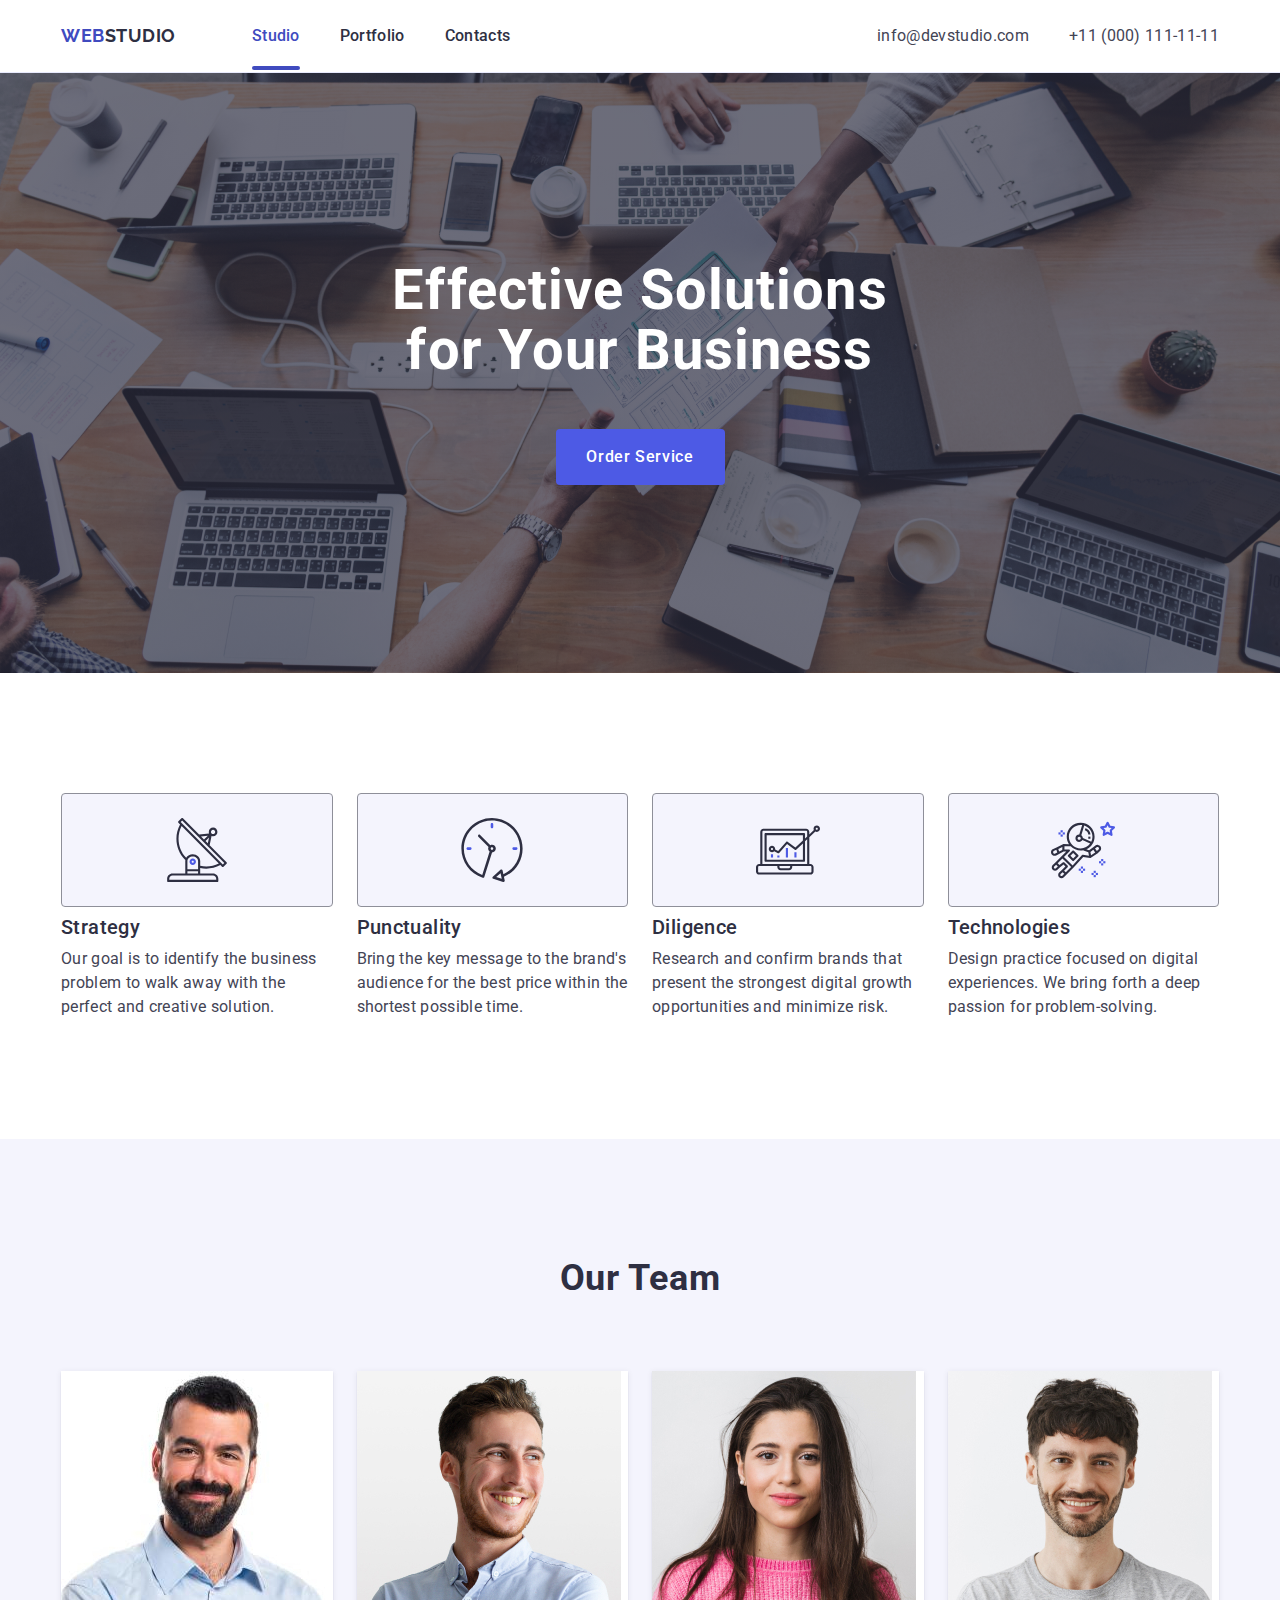
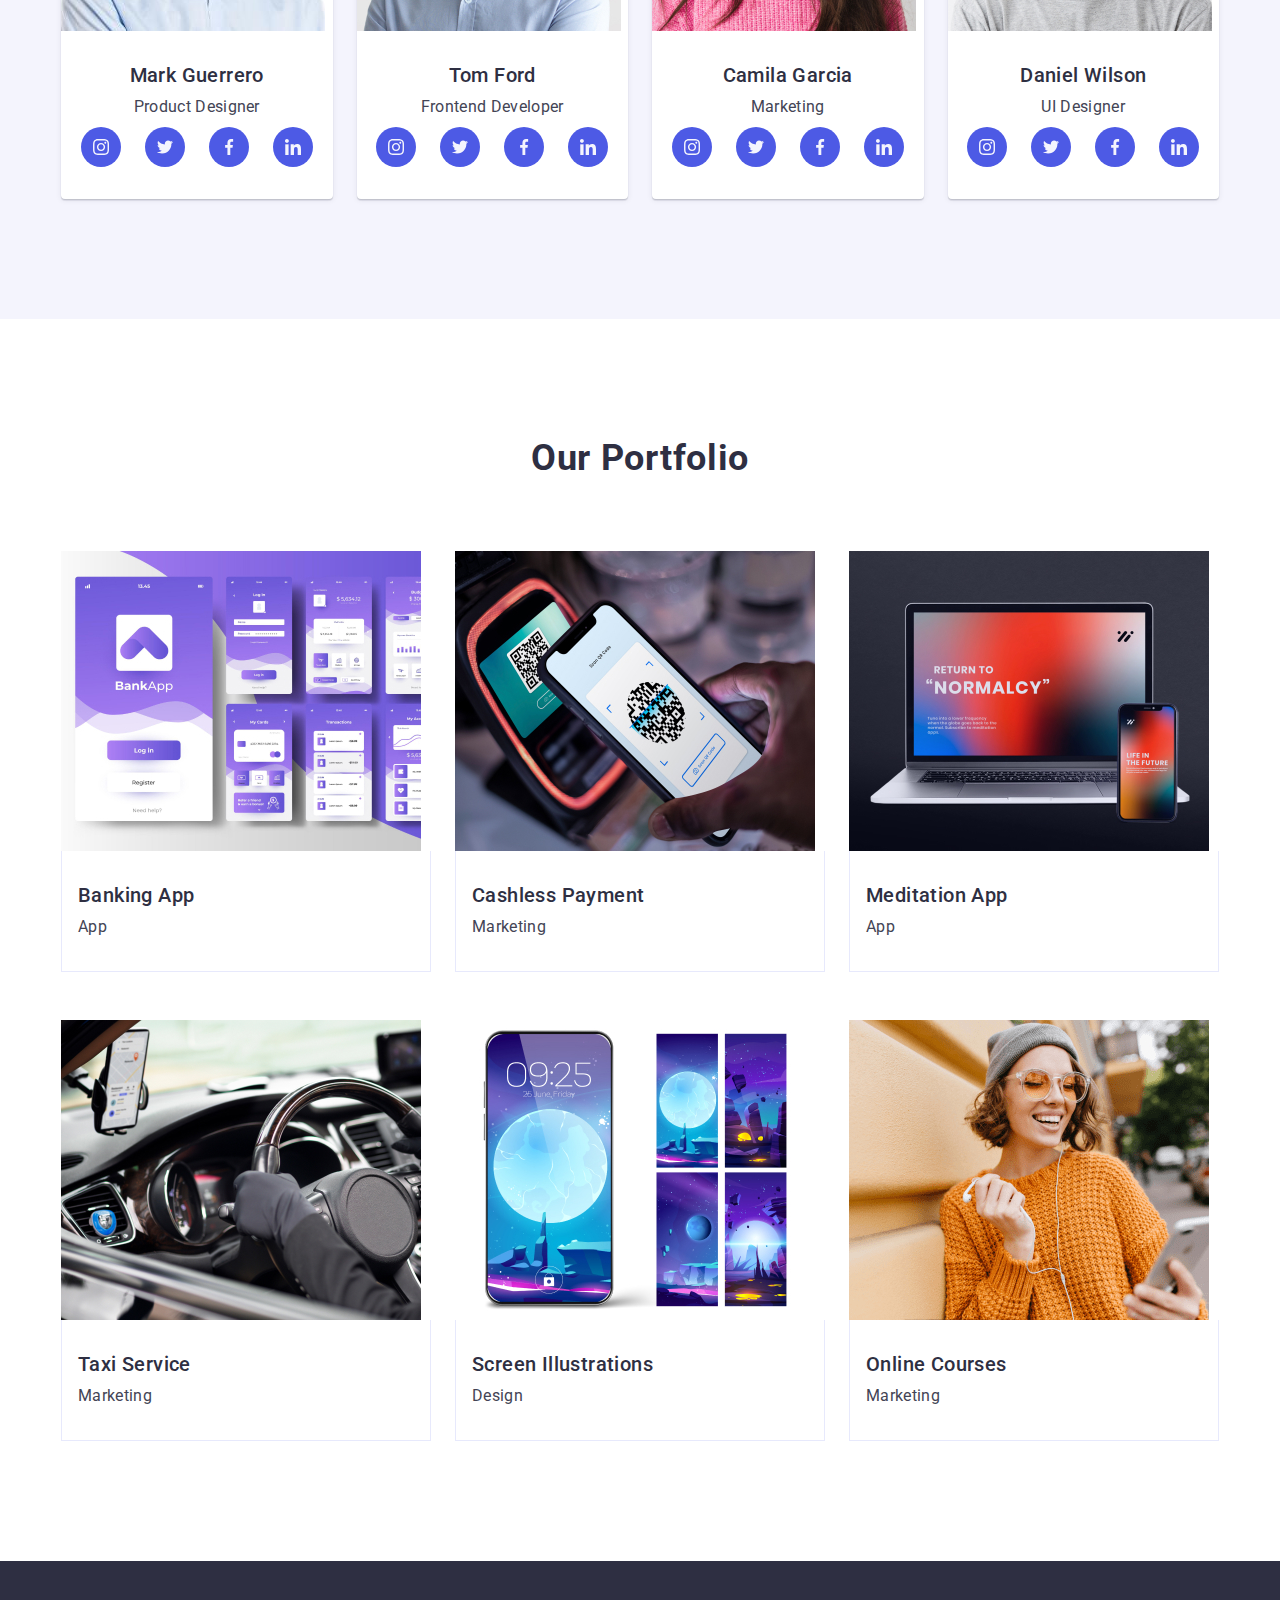
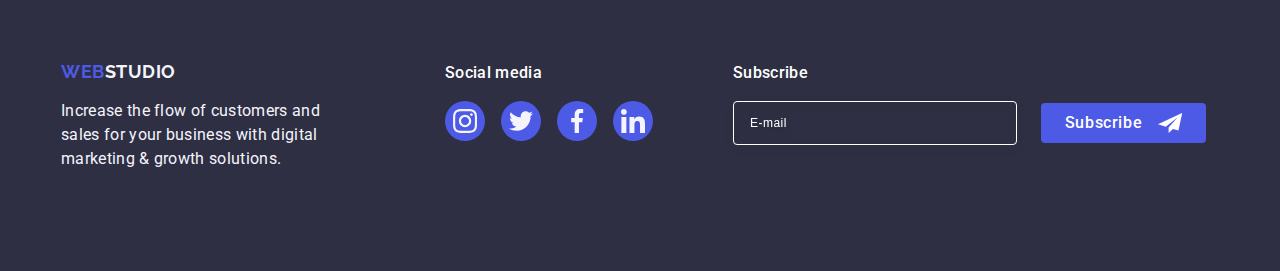
<file: index.html>
<!DOCTYPE html>
<html lang="en">
<head>
    <meta charset="UTF-8">
    <meta name="viewport" content="width=device-width, initial-scale=1.0">
    <title>WebStudio</title>
   
    <link rel="stylesheet" href="https://cdnjs.cloudflare.com/ajax/libs/modern-normalize/2.0.0/modern-normalize.min.css" integrity="sha512-4xo8blKMVCiXpTaLzQSLSw3KFOVPWhm/TRtuPVc4WG6kUgjH6J03IBuG7JZPkcWMxJ5huwaBpOpnwYElP/m6wg==" crossorigin="anonymous" referrerpolicy="no-referrer">
    <link rel="stylesheet" 
    href="https://cdnjs.cloudflare.com/ajax/libs/modern-normalize/2.0.0/modern-normalize.min.css" integrity="sha512-4xo8blKMVCiXpTaLzQSLSw3KFOVPWhm/TRtuPVc4WG6kUgjH6J03IBuG7JZPkcWMxJ5huwaBpOpnwYElP/m6wg==" 
    crossorigin="anonymous" referrerpolicy="no-referrer" >
    <link rel="stylesheet" href="https://cdnjs.cloudflare.com/ajax/libs/modern-normalize/2.0.0/modern-normalize.min.css" integrity="sha512-4xo8blKMVCiXpTaLzQSLSw3KFOVPWhm/TRtuPVc4WG6kUgjH6J03IBuG7JZPkcWMxJ5huwaBpOpnwYElP/m6wg==" crossorigin="anonymous" referrerpolicy="no-referrer">
    
    
    
    
    <link href="./css/style.css" rel="stylesheet">
    
<link rel="preconnect" href="https://fonts.googleapis.com">
<link rel="preconnect" href="https://fonts.gstatic.com" crossorigin>
<link href="https://fonts.googleapis.com/css2?family=Raleway:wght@700&family=Roboto:wght@400;500;700&display=swap"
    rel="stylesheet">
</head>
<body>
     <header class="header">
            
        <div class="container additional-default">    
        <nav class="menu">
            <a class="titleweb" href="./index.html">Web<span class="span">Studio</span></a>
            <ul class="head-menu">
                <li class="head-menu-one ">
                    <a class="head-menu-two " href="./index.html"><span> Studio</span></a>
                </li> 
                <li class="head-menu-one ">
                    <a  class="head-menu-two " href="" >Portfolio </a>
                </li> 
                <li class="head-menu-one "> 
                    <a  class="head-menu-two " href="" > Contacts</a>
                </li> 
            </ul>
        </nav>
      
            <address class="adress">
                <ul class="links-two">
                    <li class="email">
                        <a  class="info" href="mailto:info@devstudio.com">
                            info@devstudio.com
                        </a>
                    </li>
                    <li class="tel">
                        <a class="info" href="tel:+110001111111"> 
                            +11 (000) 111-11-11
                        </a>
                    </li> 
                </ul>
            </address>
        
        </div>      
    </header>
    
    
    <main>

        <section class="main-title">
        <div class="container">
            <h1 class="esyb">Effective Solutions 
                for Your Business</h1>
                <button class="button-main"  type="submit" id="modal-open-btn">Order Service</button> 
        </div>
        </section>
                
        
        <section class="main-text">
            <div class="container">
                    <h2  class="visually-hidden ">text</h2>
                    <ul class="skills">
                            
                        <li class="one">
                            <div class="rectangle">
                            <svg class="skills-image"  width="64" height="64" 
                            > <use href="./images/astronavt/symbol-defs.svg#icon-antenna1"></use></svg>
                        </div>
                            <h3 class="stra-one">Strategy</h3>
                            <p class="text-one">Our goal is to identify the business problem to walk away with the perfect and creative solution. </p>
                        </li>
                       
                        <li class="one" ><div class="rectangle"><svg class="skills-image"  width="64" height="64" > <use href="./images/astronavt/symbol-defs.svg#icon-clock"></use></svg></div>
                            <h3 class="stra-one">Punctuality</h3>
                            <p class="text-one">Bring the key message to the brand's audience for the best price within the shortest possible time.</p>
                        </li>
                       
                        <li class="one" ><div class="rectangle"><svg class="skills-image"  width="64" height="64" ><use href="./images/astronavt/symbol-defs.svg#icon-diagram"></use></svg></div>
                            <h3 class="stra-one">Diligence</h3>
                            <p class="text-one">Research and confirm brands that present the strongest digital growth opportunities and minimize risk.</p>
                        </li>
                        
                        <li class="one"><div class="rectangle"><svg class="skills-image" width="64" height="64" > <use href="./images/astronavt/symbol-defs.svg#icon-astronaut-1"></use> </svg> </div>
                            <h3 class="stra-one">Technologies</h3>
                            <p class="text-one">Design practice focused on digital experiences. We bring forth a deep passion for problem-solving.</p>
                        </li>
                    </ul>
                </div>    
        </section>
                

                
                
<section class="staff">
    <div class="container">
                    <h2 class="team">Our Team</h2>
                        
            <ul class="products">
                <li class="product ">
                    <img src="./images/img.jpg" alt="Designer" width="264">
                    <div class="guer">
                        <h3 class="name">Mark Guerrero</h3>
                        <p class="text">Product Designer</p>
                        <ul class="staff-sm-one">
                        <li class="social-media-zero">
                        <a class="social-media-link" href="#" tabindex="0">
                            <svg  class="social-media-one" width="16" height="16">
                            <use href="./images/icomoon (1)/symbol-defs.svg#icon-instagram-2-2"></use>
                        </svg>
                        </a>
                </li>
                <li class="social-media-zero">
                    <a class="social-media-link" href="#" tabindex="0">
                    <svg class="social-media-one" width="16" height="16">
                            <use href="./images/icomoon (1)/symbol-defs.svg#icon-twitter-1-2"></use>
                        </svg>
                    </a>
                </li>
                <li class="social-media-zero">
                   <a class="social-media-link" href="#" tabindex="0">
                        <svg class="social-media-one" width="16" height="16">
                            <use  href="./images/icomoon (1)/symbol-defs.svg#icon-facebook-1-2"></use>
                        </svg>
                   </a>
        
                <li class="social-media-zero">
                    <a class="social-media-link" href="#" tabindex="0">
                        <svg class="social-media-one" width="16" height="16">
                            <use href="./images/icomoon (1)/symbol-defs.svg#icon-linkedin-1-2"></use>
                        </svg>
                    </a>
                </li>
                </ul>
                </div>
                </li>
                <li class="product">
                    <img src="./images/img,.jpg" alt="Frontend" width="264">
                    <div class="guer">
                        <h3 class="name">Tom Ford</h3>
                        <p class="text">Frontend Developer</p>  
                        <ul class="staff-sm-one">
                        <li class="social-media-zero">
                      <a class="social-media-link" href="#" tabindex="0">
                            <svg  class="social-media-one" width="16" height="16">
                            <use href="./images/icomoon (1)/symbol-defs.svg#icon-instagram-2-2"></use>
                        </svg>
                      </a>
                </li>
                <li class="social-media-zero">
                    <a class="social-media-link" href="#" tabindex="0">
                        <svg class="social-media-one" width="16" height="16">
                            <use href="./images/icomoon (1)/symbol-defs.svg#icon-twitter-1-2"></use>
                        </svg>
                    </a>
                </li>
                <li class="social-media-zero">
                    <a class="social-media-link" href="#" tabindex="0">
                        <svg class="social-media-one" width="16" height="16">
                            <use  href="./images/icomoon (1)/symbol-defs.svg#icon-facebook-1-2"></use>
                        </svg>
                    </a>
                </li>
                <li class="social-media-zero">
                    <a class="social-media-link" href="#" tabindex="0">
                        <svg class="social-media-one" width="16" height="16">
                            <use href="./images/icomoon (1)/symbol-defs.svg#icon-linkedin-1-2"></use>
                        </svg>
                    </a>
                </li>
                </ul>
                </div>
                    
                </li>
                <li class="product">
                    <img src="./images/img3.jpg" alt="marketing" width="264">
                    <div class="guer">
                        <h3 class="name">Camila Garcia</h3>
                        <p class="text">Marketing</p>  
                        <ul class="staff-sm-one">
                        <li class="social-media-zero" >
                      <a class="social-media-link" href="#" tabindex="0">
                            <svg  class="social-media-one" width="16" height="16">
                            <use href="./images/icomoon (1)/symbol-defs.svg#icon-instagram-2-2"></use>
                        </svg>
                      </a>
                </li>
                <li class="social-media-zero">
                   <a class="social-media-link" href="#" tabindex="0">
                        <svg class="social-media-one" width="16" height="16">
                            <use href="./images/icomoon (1)/symbol-defs.svg#icon-twitter-1-2"></use>
                        </svg>
                   </a>
                </li>
                <li class="social-media-zero">
                   <a class="social-media-link" href="#" tabindex="0">
                        <svg class="social-media-one" width="16" height="16">
                            <use  href="./images/icomoon (1)/symbol-defs.svg#icon-facebook-1-2"></use>
                        </svg>
                   </a>
                </li>
                <li class="social-media-zero">
                    <a class="social-media-link" href="#" tabindex="0">
                        <svg class="social-media-one" width="16" height="16">
                            <use href="./images/icomoon (1)/symbol-defs.svg#icon-linkedin-1-2"></use>
                        </svg>
                    </a>
                </li>
                </ul>
                </div>
                </li>
                <li class="product">
                    <img src="./images/4.jpg" alt="Designer" width="264">
                    <div class="guer">
                        <h3 class="name">Daniel Wilson</h3>
                        <p  class="text">UI Designer</p>   
                        <ul class="staff-sm-one">
                        <li class="social-media-zero">
                       <a class="social-media-link" href="#" tabindex="0">
                            <svg  class="social-media-one" width="16" height="16">
                            <use href="./images/icomoon (1)/symbol-defs.svg#icon-instagram-2-2"></use>
                        </svg>
                       </a>
                </li>
                <li class="social-media-zero">
                   <a class="social-media-link" href="#" tabindex="0">
                        <svg class="social-media-one" width="16" height="16">
                            <use href="./images/icomoon (1)/symbol-defs.svg#icon-twitter-1-2"></use>
                        </svg>
                   </a>
                </li>
                <li class="social-media-zero">
                   <a class="social-media-link" href="#" tabindex="0">
                        <svg class="social-media-one" width="16" height="16">
                            <use  href="./images/icomoon (1)/symbol-defs.svg#icon-facebook-1-2"></use>
                        </svg>
                   </a>
                </li>
                <li class="social-media-zero">
                    <a class="social-media-link" href="#" tabindex="0">
                        <svg class="social-media-one" width="16" height="16">
                            <use href="./images/icomoon (1)/symbol-defs.svg#icon-linkedin-1-2"></use>
                        </svg>
                    </a>
                </li>
                </ul>
                </div>
                </li>
            </ul>
        </div>
    </section>
            <section class="advertising">
                <div class="container">    
                    <h2 class="our-port">Our Portfolio</h2>
                    <ul class="presentation ">
                        
                        <li class="image"><div class="picture-work"><img src="./images/portfolioapp.jpg" 
                            alt="Banking App" width="360"><p class="active-back">14 Stylish and User-Friendly App Design Concepts · Task Manager App · Calorie Tracker App · Exotic Fruit Ecommerce App · Cloud Storage App</p></div>
                        <div class="work">    
                            <h3 class="first">Banking App</h3>
                            <p class="second">App</p>
                        </div>    
                        </li>
                    
                        <li class="image"><div class="picture-work"><img src="./images/portfoliomarketing.jpg" 
                            alt="Cashless Payment" width="360"><p class="active-back">14 Stylish and User-Friendly App Design Concepts · Task Manager App · Calorie Tracker App · Exotic Fruit Ecommerce App · Cloud Storage App</p></div> 
                        <div class="work">    
                            <h3 class="first">Cashless Payment</h3>
                            <p class="second">Marketing</p>
                        </div>    
                        </li>
                        
                            <li class="image"><div class="picture-work"><img src="./images/por.jpg" 
                            alt="Meditation App" width="360"><p class="active-back">14 Stylish and User-Friendly App Design Concepts · Task Manager App · Calorie Tracker App · Exotic Fruit Ecommerce App · Cloud Storage App</p></div>
                            <div class="work">
                                <h3 class="first">Meditation App</h3>
                                <p class="second">App</p>
                            </div>    
                        </li>
                    
                            <li class="image"><div class="picture-work"><img src="./images/portfoliotaxi.jpg" 
                            alt="Taxi Service" width="360"><p class="active-back">14 Stylish and User-Friendly App Design Concepts · Task Manager App · Calorie Tracker App · Exotic Fruit Ecommerce App · Cloud Storage App</p></div>
                            <div class="work">
                                <h3 class="first">Taxi Service</h3>
                                <p  class="second">Marketing</p>
                            </div>    
                        </li>
                        
                            <li class="image"><div class="picture-work"><img src="./images/portfolioscreen.jpg" 
                            alt="Screen Illustrations" width="360"><p class="active-back">14 Stylish and User-Friendly App Design Concepts · Task Manager App · Calorie Tracker App · Exotic Fruit Ecommerce App · Cloud Storage App</p></div>
                            <div class="work">
                                <h3 class="first">Screen Illustrations</h3>
                                <p class="second">Design</p>
                            </div>    
                        </li>
                        
                        
                            <li class="image"><div class="picture-work"><img src="./images/portfolioonlinecours.jpg"
                            alt="Online Courses"  width="360"><p class="active-back">14 Stylish and User-Friendly App Design Concepts · Task Manager App · Calorie Tracker App · Exotic Fruit Ecommerce App · Cloud Storage App</p></div>
                            <div class="work">
                                <h3 class="first">Online Courses</h3>
                                <p class="second">Marketing</p>
                            </div>    
                        </li>
                </ul>
            </div>    
        </section>
            
    </main>
    <footer class="footer">
        <div class="container container-footer"> 
            <div class="first-part-footer">
                    <a class="titlefoot botlogo" href="./index.html">Web<span class="footer-span">Studio</span>
                </a>
                <p class="foot-text">Increase the flow of customers and sales for your business with digital marketing & growth solutions.</p>
            </div>
            <div class="second-part ">
                <p class="second-part-text">Social media</p>
                <ul class="social-networks">
                    <li class="social-media-n" >
                        <a class="social-media" href="#" tabindex="0">
                        <svg  class="social-media-two" width="24" height="24">
                            <use href="./images/icomoon (1)/symbol-defs.svg#icon-instagram-2-2"></use>
                        </svg>
                    </a>
                    </li>
                    <li class="social-media-n">
                        <a class="social-media" href="#" tabindex="0">
                        <svg class="social-media-two" width="24" height="24">
                            <use href="./images/icomoon (1)/symbol-defs.svg#icon-twitter-1-2"></use>
                        </svg>
                    </a>
                
                    </li>
                    <li class="social-media-n">
                        <a class="social-media"   href="#" tabindex="0">
                        
                        <svg class="social-media-two" width="24" height="24">
                            <use  href="./images/icomoon (1)/symbol-defs.svg#icon-facebook-1-2"></use>
                        </svg>
                        </a>
                    </li>
                    <li class="social-media-n">
                        <a class="social-media" href="#" tabindex="0">
                        <svg class="social-media-two" width="24" height="24">
                            <use href="./images/icomoon (1)/symbol-defs.svg#icon-linkedin-1-2"></use>
                        </svg>
                    </a>
                    </li>
                </ul>
            </div>
        <div class=" subscribe-footer"> 
            <p class="label-text">Subscribe</p>
            <form class="form-footer">
            <label class="form-label">
            <input  class="email-foot" type="email" name="email" placeholder="E-mail">
            </label>
            <button class="footer-btn" type="submit">
            Subscribe
            <svg class="icon-btn" width="24" height="24"> 
                <use href="./images/frame/symbol-defs.svg#icon-icon-send"></use>
            </svg>
            </button>
            </form>
        </div>
    </div> 
    </footer>
    
    
    <div id="modal-order" class="modal">
		<div class="modal-container">
			<button id="modal-close-order-btn" class="modal-close" type="button">
				<svg class="modal-close-icon" width="8" height="8">
					<use href="./images/modal-icon/symbol-defs.svg#icon-close-black"></use>
				</svg>
			</button>
			<p class="modal-form-title">Leave your contacts and we will call you back</p>
			<form class="modal-form">
				<div class="modal-form-group">
					<label class="modal-form-label" for="user-name">
						Name
					</label>
					<div class="modal-container-input">
						<input class="modal-form-input" id="user-name" type="text" name="user-name">
						<svg class="modal-form-input-icon" width="18" height="24">
							<use href="./images/modal-icon/symbol-defs.svg#icon-person-black-18dp-1-2"></use>
						</svg>
					</div>
				</div>
				<div class="modal-form-group">
					<label class="modal-form-label" for="phone-number">
						Phone
					</label>
					<div class="modal-container-input">
						<input class="modal-form-input" id="phone-number" type="text" name="phone-number">
						<svg class="modal-form-input-icon" width="18" height="24">
							<use href="./images/modal-icon/symbol-defs.svg#icon-phone-black"></use>
						</svg>
					</div>
				</div>
				<div class="modal-form-group">
					<label class="modal-form-label" for="email">
						Email
					</label>
					<div class="modal-container-input">
						<input class="modal-form-input" id="email" type="text" name="email">
						<svg class="modal-form-input-icon" width="18" height="24">
							<use href="./images/modal-icon/symbol-defs.svg#icon-email-black"></use>
						</svg>
					</div>
				</div>
				<div class="modal-form-group-textarea">
					<label class="modal-form-label" for="user-comment">
						Comment
					</label>
					<textarea id="user-comment" class="modal-form-textarea" name="user-comment" rows="7" placeholder="Text input"></textarea>
				</div>
				<div class="modal-form-checkbox">
					<input id="user-privacy" class="modal-form-checkbox-input visually-hidden" type="checkbox" value="true" name="user-privacy">
					<label class="modal-form-terms" for="user-privacy">
						<span class="modal-form-terms-pp">
							<svg class="checkbox-icon" width="10" height="8">
								<use href="./images/vector/symbol-defs.svg#icon-Vector"></use>
							</svg>
						</span>
						I accept the terms and conditions of the
						<a class="modal-form-terms-pp-link" href="">Privacy Policy</a>
					</label>
				</div>
				<button class="form-btn" type="submit">Send</button>
			</form>
		</div>
	</div>



</body>
</html>
</file>
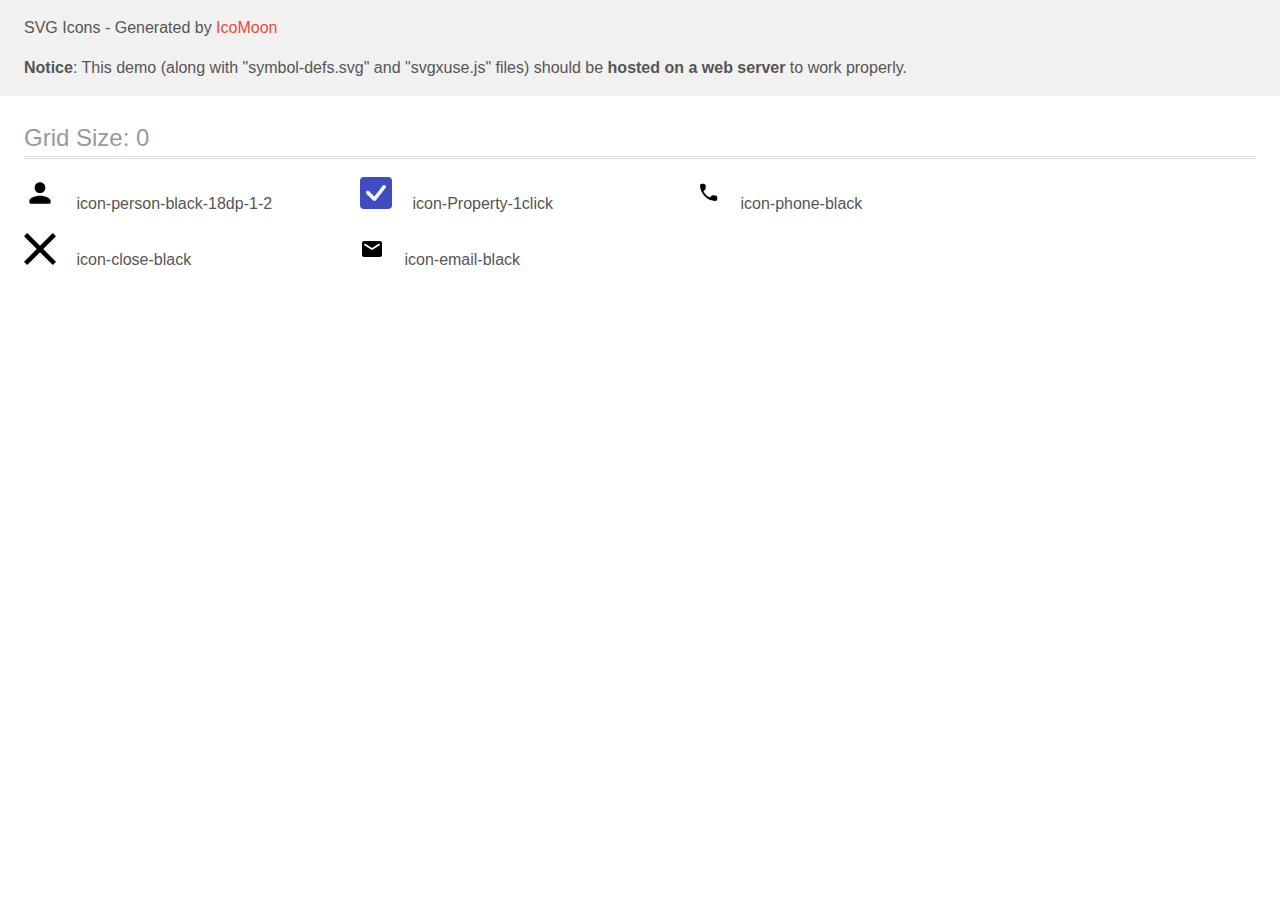
<file: images/astr (1)/demo-external-svg.html>
<!doctype html>
<html>
<head>
    <title>IcoMoon - SVG Icons</title>
    <meta charset="utf-8">
    <meta name="viewport" content="width=device-width, initial-scale=1">
    <link rel="stylesheet" href="demo-files/demo.css">
    <link rel="stylesheet" href="style.css">
</head>
<body>
<header class="bgc1 clearfix">
<div class="mhl">
    <p>SVG Icons - Generated by <a href="https://icomoon.io/app">IcoMoon</a></p><p><strong>Notice</strong>: This demo (along with "symbol-defs.svg" and "svgxuse.js" files) should be <b>hosted on a web server</b> to work properly.</p>
</div>
</header>
    <div class="clearfix mhl ptl">
        <h1 class="mvm mtn fgc1">Grid Size: 0</h1>
        <div class="glyph fs1">
            <div class="clearfix pbs">
                <svg class="icon icon-person-black-18dp-1-2"><use xlink:href="symbol-defs.svg#icon-person-black-18dp-1-2"></use></svg><span class="name"> icon-person-black-18dp-1-2</span>
            </div>
        </div>
        <div class="glyph fs1">
            <div class="clearfix pbs">
                <svg class="icon icon-Property-1click"><use xlink:href="symbol-defs.svg#icon-Property-1click"></use></svg><span class="name"> icon-Property-1click</span>
            </div>
        </div>
        <div class="glyph fs1">
            <div class="clearfix pbs">
                <svg class="icon icon-phone-black"><use xlink:href="symbol-defs.svg#icon-phone-black"></use></svg><span class="name"> icon-phone-black</span>
            </div>
        </div>
        <div class="glyph fs1">
            <div class="clearfix pbs">
                <svg class="icon icon-close-black"><use xlink:href="symbol-defs.svg#icon-close-black"></use></svg><span class="name"> icon-close-black</span>
            </div>
        </div>
        <div class="glyph fs1">
            <div class="clearfix pbs">
                <svg class="icon icon-email-black"><use xlink:href="symbol-defs.svg#icon-email-black"></use></svg><span class="name"> icon-email-black</span>
            </div>
        </div>
  </div>
<script defer src="svgxuse.min.js"></script>
</body>
</html>
</file>
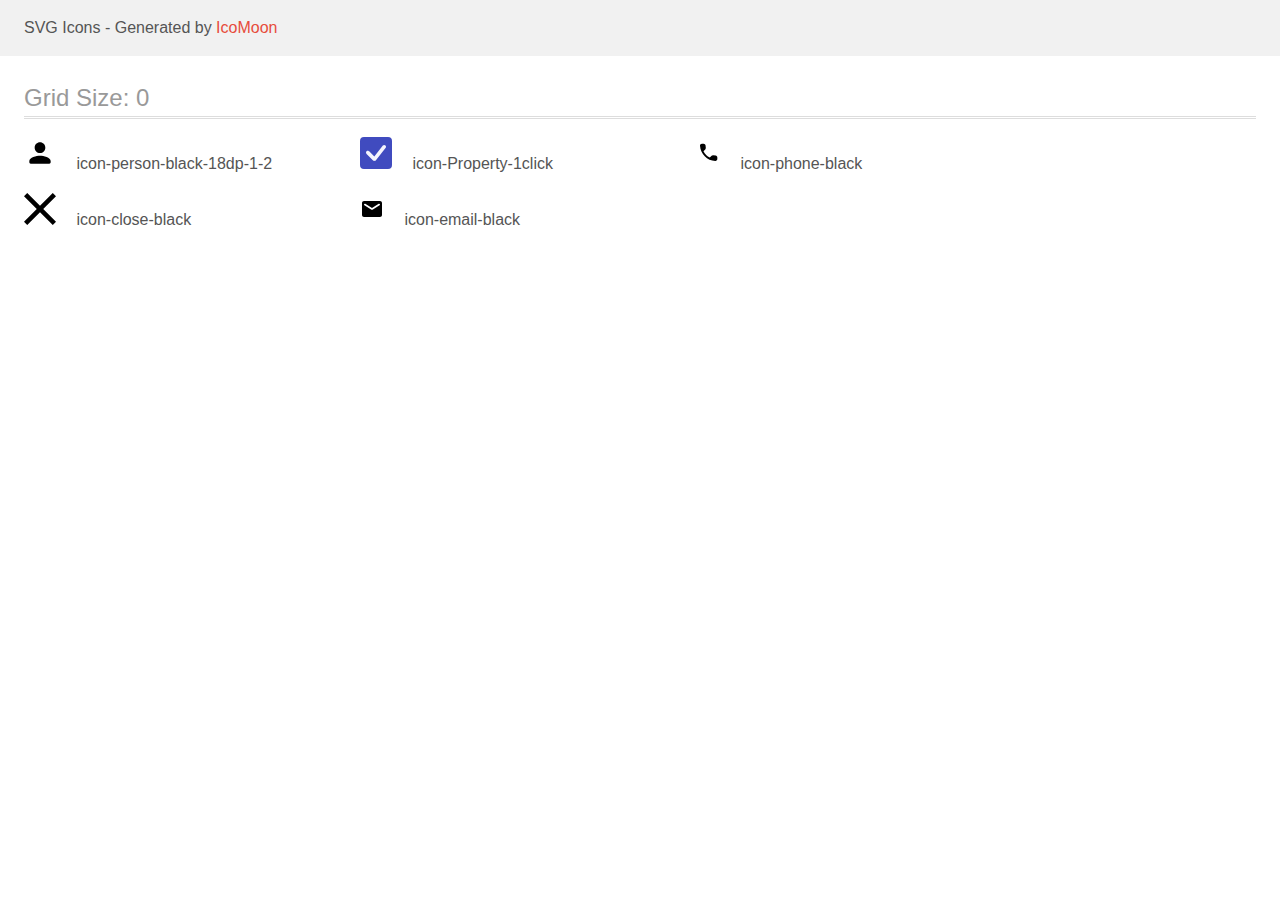
<file: images/astr (1)/demo.html>
<!doctype html>
<html>
<head>
    <title>IcoMoon - SVG Icons</title>
    <meta charset="utf-8">
    <meta name="viewport" content="width=device-width, initial-scale=1">
    <link rel="stylesheet" href="demo-files/demo.css">
    <link rel="stylesheet" href="style.css">
</head>
<body>
<svg aria-hidden="true" style="position: absolute; width: 0; height: 0; overflow: hidden;" version="1.1" xmlns="http://www.w3.org/2000/svg" xmlns:xlink="http://www.w3.org/1999/xlink">
<defs>
<symbol id="icon-person-black-18dp-1-2" viewBox="0 0 32 32">
<path d="M16 16c2.947 0 5.333-2.387 5.333-5.333s-2.387-5.333-5.333-5.333c-2.947 0-5.333 2.387-5.333 5.333s2.387 5.333 5.333 5.333zM16 18.667c-3.56 0-10.667 1.787-10.667 5.333v1.333c0 0.733 0.6 1.333 1.333 1.333h18.667c0.733 0 1.333-0.6 1.333-1.333v-1.333c0-3.547-7.107-5.333-10.667-5.333z"></path>
</symbol>
<symbol id="icon-Property-1click" viewBox="0 0 32 32">
<path fill="#404bbf" style="fill: var(--color1, #404bbf)" d="M4 1h24c1.657 0 3 1.343 3 3v24c0 1.657-1.343 3-3 3h-24c-1.657 0-3-1.343-3-3v-24c0-1.657 1.343-3 3-3z"></path>
<path fill="#f4f4fd" style="fill: var(--color2, #f4f4fd)" d="M22.891 8.51c0.346-0.331 0.805-0.514 1.283-0.51s0.934 0.193 1.275 0.53c0.341 0.336 0.538 0.792 0.551 1.272s-0.161 0.945-0.483 1.299l-9.789 12.309c-0.168 0.182-0.371 0.328-0.597 0.43s-0.47 0.156-0.717 0.161c-0.247 0.005-0.493-0.041-0.723-0.134s-0.438-0.232-0.613-0.408l-6.492-6.527c-0.181-0.169-0.326-0.374-0.426-0.601s-0.155-0.472-0.159-0.72c-0.004-0.248 0.041-0.495 0.134-0.725s0.23-0.44 0.405-0.615c0.175-0.176 0.383-0.314 0.612-0.407s0.475-0.139 0.722-0.134c0.247 0.004 0.491 0.059 0.716 0.16s0.429 0.247 0.597 0.429l5.137 5.163 8.521-10.915c0.015-0.019 0.032-0.037 0.049-0.054h-0.002z"></path>
<path fill="none" stroke="#404bbf" style="stroke: var(--color1, #404bbf)" stroke-linejoin="miter" stroke-linecap="butt" stroke-miterlimit="4" stroke-width="2" d="M4 1h24c1.657 0 3 1.343 3 3v24c0 1.657-1.343 3-3 3h-24c-1.657 0-3-1.343-3-3v-24c0-1.657 1.343-3 3-3z"></path>
</symbol>
<symbol id="icon-phone-black" viewBox="0 0 24 32">
<path d="M19.635 18.487l-2.451-0.28c-0.589-0.067-1.167 0.135-1.582 0.55l-1.775 1.775c-2.731-1.389-4.969-3.618-6.359-6.359l1.785-1.785c0.415-0.415 0.618-0.994 0.55-1.582l-0.28-2.432c-0.116-0.975-0.936-1.708-1.92-1.708h-1.669c-1.090 0-1.997 0.907-1.93 1.997 0.511 8.24 7.102 14.821 15.332 15.332 1.090 0.068 1.997-0.839 1.997-1.93v-1.669c0.010-0.975-0.724-1.795-1.698-1.911z"></path>
</symbol>
<symbol id="icon-close-black" viewBox="0 0 32 32">
<path d="M32 3.223l-3.223-3.223-12.777 12.777-12.777-12.777-3.223 3.223 12.777 12.777-12.777 12.777 3.223 3.223 12.777-12.777 12.777 12.777 3.223-3.223-12.777-12.777 12.777-12.777z"></path>
</symbol>
<symbol id="icon-email-black" viewBox="0 0 24 32">
<path d="M20 8h-16c-1.1 0-1.99 0.9-1.99 2l-0.010 12c0 1.1 0.9 2 2 2h16c1.1 0 2-0.9 2-2v-12c0-1.1-0.9-2-2-2zM19.6 12.25l-7.070 4.42c-0.32 0.2-0.74 0.2-1.060 0l-7.070-4.42c-0.25-0.16-0.4-0.43-0.4-0.72 0-0.67 0.73-1.070 1.3-0.72l6.7 4.19 6.7-4.19c0.57-0.35 1.3 0.050 1.3 0.72 0 0.29-0.15 0.56-0.4 0.72z"></path>
</symbol>
</defs>
</svg>

<header class="bgc1 clearfix">
<div class="mhl">
    <p>SVG Icons - Generated by <a href="https://icomoon.io/app">IcoMoon</a></p>
</div>
</header>
    <div class="clearfix mhl ptl">
        <h1 class="mvm mtn fgc1">Grid Size: 0</h1>
        <div class="glyph fs1">
            <div class="clearfix pbs">
                <svg class="icon icon-person-black-18dp-1-2"><use xlink:href="#icon-person-black-18dp-1-2"></use></svg><span class="name"> icon-person-black-18dp-1-2</span>
            </div>
        </div>
        <div class="glyph fs1">
            <div class="clearfix pbs">
                <svg class="icon icon-Property-1click"><use xlink:href="#icon-Property-1click"></use></svg><span class="name"> icon-Property-1click</span>
            </div>
        </div>
        <div class="glyph fs1">
            <div class="clearfix pbs">
                <svg class="icon icon-phone-black"><use xlink:href="#icon-phone-black"></use></svg><span class="name"> icon-phone-black</span>
            </div>
        </div>
        <div class="glyph fs1">
            <div class="clearfix pbs">
                <svg class="icon icon-close-black"><use xlink:href="#icon-close-black"></use></svg><span class="name"> icon-close-black</span>
            </div>
        </div>
        <div class="glyph fs1">
            <div class="clearfix pbs">
                <svg class="icon icon-email-black"><use xlink:href="#icon-email-black"></use></svg><span class="name"> icon-email-black</span>
            </div>
        </div>
  </div>
<script defer src="svgxuse.min.js"></script>
</body>
</html>
</file>
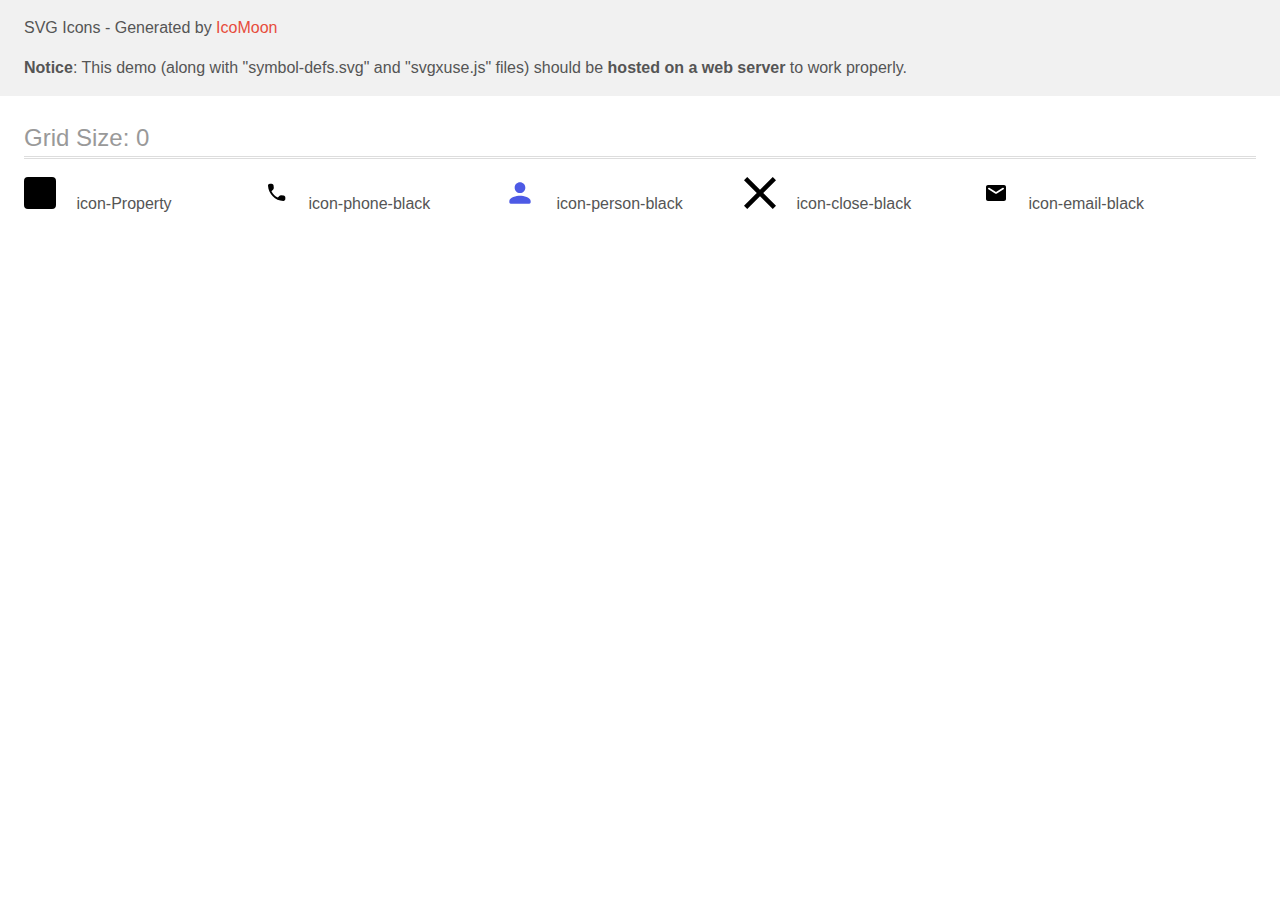
<file: images/astr/demo-external-svg.html>
<!doctype html>
<html>
<head>
    <title>IcoMoon - SVG Icons</title>
    <meta charset="utf-8">
    <meta name="viewport" content="width=device-width, initial-scale=1">
    <link rel="stylesheet" href="demo-files/demo.css">
    <link rel="stylesheet" href="style.css">
</head>
<body>
<header class="bgc1 clearfix">
<div class="mhl">
    <p>SVG Icons - Generated by <a href="https://icomoon.io/app">IcoMoon</a></p><p><strong>Notice</strong>: This demo (along with "symbol-defs.svg" and "svgxuse.js" files) should be <b>hosted on a web server</b> to work properly.</p>
</div>
</header>
    <div class="clearfix mhl ptl">
        <h1 class="mvm mtn fgc1">Grid Size: 0</h1>
        <div class="glyph fs1">
            <div class="clearfix pbs">
                <svg class="icon icon-Property"><use xlink:href="symbol-defs.svg#icon-Property"></use></svg><span class="name"> icon-Property</span>
            </div>
        </div>
        <div class="glyph fs1">
            <div class="clearfix pbs">
                <svg class="icon icon-phone-black"><use xlink:href="symbol-defs.svg#icon-phone-black"></use></svg><span class="name"> icon-phone-black</span>
            </div>
        </div>
        <div class="glyph fs1">
            <div class="clearfix pbs">
                <svg class="icon icon-person-black"><use xlink:href="symbol-defs.svg#icon-person-black"></use></svg><span class="name"> icon-person-black</span>
            </div>
        </div>
        <div class="glyph fs1">
            <div class="clearfix pbs">
                <svg class="icon icon-close-black"><use xlink:href="symbol-defs.svg#icon-close-black"></use></svg><span class="name"> icon-close-black</span>
            </div>
        </div>
        <div class="glyph fs1">
            <div class="clearfix pbs">
                <svg class="icon icon-email-black"><use xlink:href="symbol-defs.svg#icon-email-black"></use></svg><span class="name"> icon-email-black</span>
            </div>
        </div>
  </div>
<script defer src="svgxuse.min.js"></script>
</body>
</html>
</file>
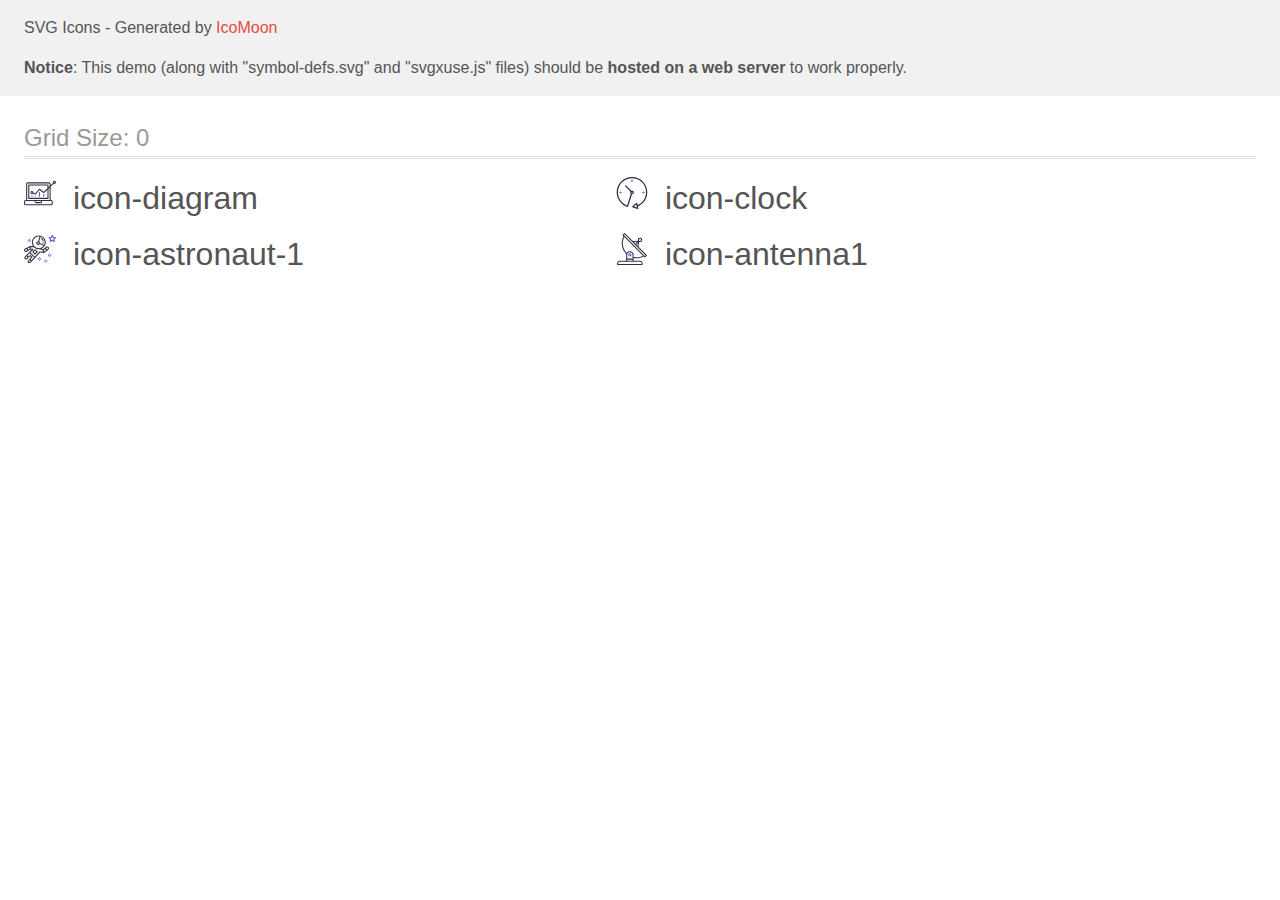
<file: images/astronavt/demo-external-svg.html>
<!doctype html>
<html>
<head>
    <title>IcoMoon - SVG Icons</title>
    <meta charset="utf-8">
    <meta name="viewport" content="width=device-width, initial-scale=1">
    <link rel="stylesheet" href="demo-files/demo.css">
    <link rel="stylesheet" href="style.css">
</head>
<body>
<header class="bgc1 clearfix">
<div class="mhl">
    <p>SVG Icons - Generated by <a href="https://icomoon.io/app">IcoMoon</a></p><p><strong>Notice</strong>: This demo (along with "symbol-defs.svg" and "svgxuse.js" files) should be <b>hosted on a web server</b> to work properly.</p>
</div>
</header>
    <div class="clearfix mhl ptl">
        <h1 class="mvm mtn fgc1">Grid Size: 0</h1>
        <div class="glyph fs1">
            <div class="clearfix pbs">
                <svg class="icon icon-diagram"><use xlink:href="symbol-defs.svg#icon-diagram"></use></svg><span class="name"> icon-diagram</span>
            </div>
        </div>
        <div class="glyph fs1">
            <div class="clearfix pbs">
                <svg class="icon icon-clock"><use xlink:href="symbol-defs.svg#icon-clock"></use></svg><span class="name"> icon-clock</span>
            </div>
        </div>
        <div class="glyph fs1">
            <div class="clearfix pbs">
                <svg class="icon icon-astronaut-1"><use xlink:href="symbol-defs.svg#icon-astronaut-1"></use></svg><span class="name"> icon-astronaut-1</span>
            </div>
        </div>
        <div class="glyph fs1">
            <div class="clearfix pbs">
                <svg class="icon icon-antenna1"><use xlink:href="symbol-defs.svg#icon-antenna1"></use></svg><span class="name"> icon-antenna1</span>
            </div>
        </div>
  </div>
<script defer src="svgxuse.min.js"></script>
</body>
</html>
</file>
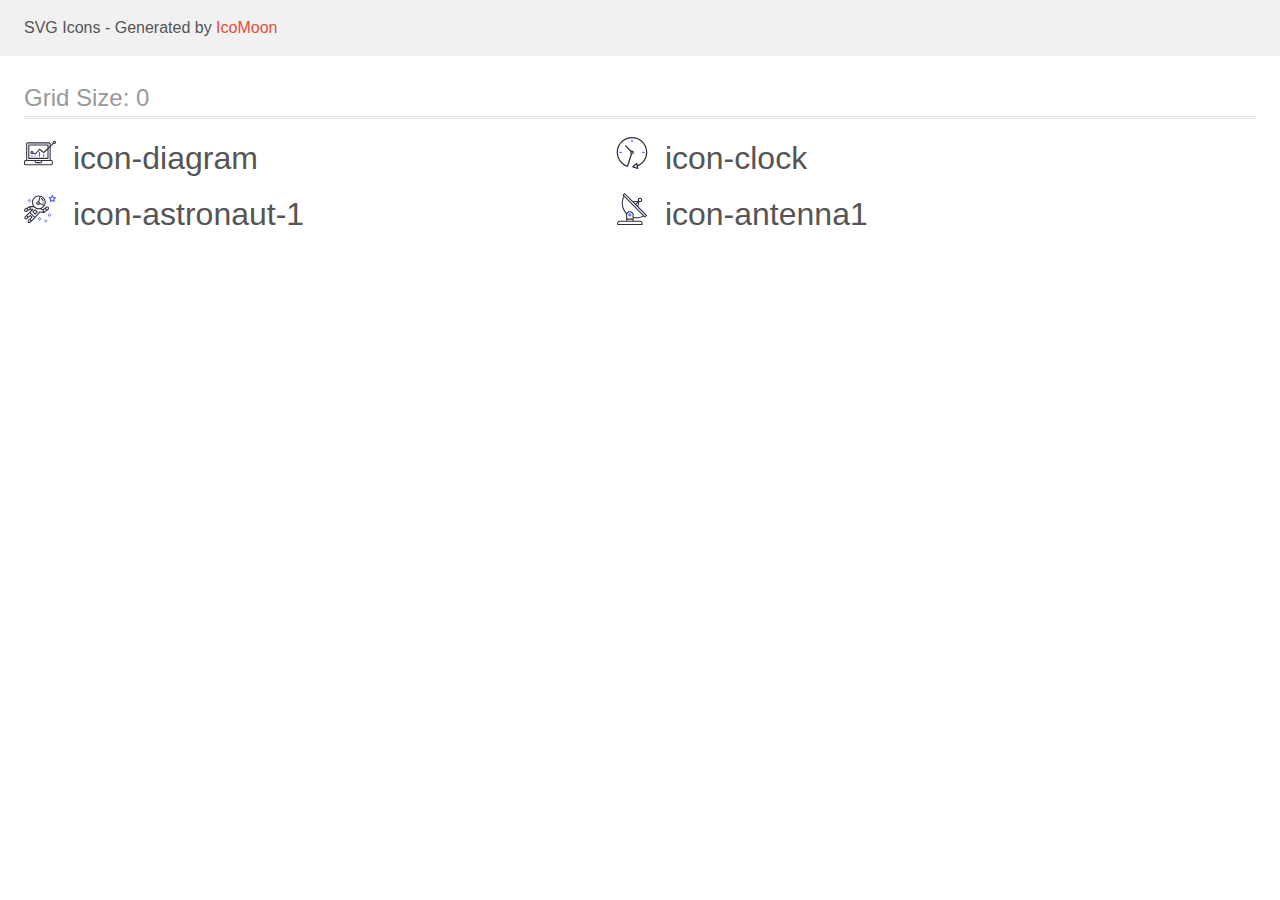
<file: images/astronavt/demo.html>
<!doctype html>
<html>
<head>
    <title>IcoMoon - SVG Icons</title>
    <meta charset="utf-8">
    <meta name="viewport" content="width=device-width, initial-scale=1">
    <link rel="stylesheet" href="demo-files/demo.css">
    <link rel="stylesheet" href="style.css">
</head>
<body>
<svg aria-hidden="true" style="position: absolute; width: 0; height: 0; overflow: hidden;" version="1.1" xmlns="http://www.w3.org/2000/svg" xmlns:xlink="http://www.w3.org/1999/xlink">
<defs>
<symbol id="icon-diagram" viewBox="0 0 32 32">
<path fill="#4d5ae5" style="fill: var(--color1, #4d5ae5)" d="M14.925 14.965h1.066v4.798h-1.066v-4.797zM19.19 17.097h1.066v2.665h-1.066v-2.665zM10.661 18.696h1.066v1.066h-1.066v-1.066zM7.463 18.163h1.066v1.599h-1.066v-1.599z"></path>
<path fill="#2e2f42" style="fill: var(--color2, #2e2f42)" d="M1.599 28.291h25.587c0.883 0 1.599-0.716 1.599-1.599v-2.132c0-0.883-0.716-1.599-1.599-1.599h-0.533v-13.293l3.028-2.868c0.703 0.346 1.553 0.136 2.013-0.499s0.396-1.508-0.152-2.068-1.42-0.644-2.065-0.198c-0.644 0.446-0.873 1.292-0.542 2.002l-2.281 2.163v-1.23c0-0.883-0.716-1.599-1.599-1.599h-21.322c-0.883 0-1.599 0.716-1.599 1.599v15.992h-0.533c-0.883 0-1.599 0.716-1.599 1.599v2.132c0 0.883 0.716 1.599 1.599 1.599zM30.384 4.837c0.294 0 0.533 0.239 0.533 0.533s-0.239 0.533-0.533 0.533c-0.294 0-0.533-0.239-0.533-0.533s0.239-0.533 0.533-0.533zM3.198 6.969c0-0.294 0.239-0.533 0.533-0.533h21.322c0.294 0 0.533 0.239 0.533 0.533v2.239l-1.066 1.013v-2.186c0-0.294-0.239-0.533-0.533-0.533h-19.19c-0.294 0-0.533 0.239-0.533 0.533v13.326c0 0.294 0.239 0.533 0.533 0.533h19.19c0.294 0 0.533-0.239 0.533-0.533v-9.674l1.066-1.010v12.284h-22.388v-15.992zM7.996 13.899c-0.721-0.002-1.354 0.478-1.546 1.174s0.105 1.433 0.725 1.801c0.62 0.368 1.41 0.276 1.928-0.226l1.853 0.93c0.215 0.108 0.476 0.057 0.636-0.123l3.939-4.431 3.872 2.901c0.208 0.156 0.498 0.139 0.686-0.039l3.365-3.188v8.131h-18.124v-12.26h18.124v2.66l-3.771 3.572-3.904-2.927c-0.222-0.166-0.534-0.135-0.718 0.072l-3.993 4.493-1.493-0.746c0.011-0.064 0.018-0.129 0.020-0.193 0-0.883-0.716-1.599-1.599-1.599zM8.529 15.498c0 0.294-0.239 0.533-0.533 0.533s-0.533-0.239-0.533-0.533c0-0.294 0.239-0.533 0.533-0.533s0.533 0.239 0.533 0.533zM11.727 24.027h5.331v0.533c0 0.294-0.239 0.533-0.533 0.533h-4.264c-0.294 0-0.533-0.239-0.533-0.533v-0.533zM1.066 24.56c0-0.294 0.239-0.533 0.533-0.533h9.062v0.533c0 0.883 0.716 1.599 1.599 1.599h4.264c0.883 0 1.599-0.716 1.599-1.599v-0.533h9.062c0.294 0 0.533 0.239 0.533 0.533v2.132c0 0.294-0.239 0.533-0.533 0.533h-25.587c-0.294 0-0.533-0.239-0.533-0.533v-2.132z"></path>
</symbol>
<symbol id="icon-clock" viewBox="0 0 32 32">
<path fill="#2e2f42" style="fill: var(--color2, #2e2f42)" d="M31.297 15.301c-0.002-8.452-6.855-15.303-15.308-15.301s-15.303 6.855-15.301 15.308c0.001 6.658 4.307 12.551 10.649 14.576 0.061 0.019 0.124 0.029 0.187 0.029 0.121-0 0.239-0.032 0.342-0.094 0.135-0.080 0.236-0.207 0.283-0.356l3.865-12.25c1.057-0.005 1.909-0.866 1.903-1.923s-0.866-1.909-1.923-1.903c-0.284 0.001-0.565 0.067-0.82 0.191l-5.106-5.107c-0.253-0.245-0.657-0.238-0.902 0.016-0.239 0.247-0.239 0.639 0 0.886l5.103 5.109c-0.392 0.799-0.168 1.764 0.536 2.309l-3.683 11.673c-7.278-2.681-11.004-10.754-8.323-18.032s10.754-11.004 18.032-8.323c7.278 2.681 11.004 10.754 8.323 18.032-1.31 3.556-4.001 6.431-7.462 7.973l-0.398-1.874c-0.073-0.345-0.411-0.565-0.756-0.492-0.109 0.023-0.209 0.074-0.293 0.148l-3.837 3.426c-0.263 0.234-0.287 0.637-0.052 0.9 0.076 0.085 0.174 0.149 0.283 0.184l4.899 1.564c0.335 0.108 0.694-0.077 0.802-0.412 0.034-0.106 0.040-0.219 0.017-0.328l-0.391-1.839c5.664-2.388 9.342-7.942 9.329-14.089zM15.992 14.664c0.352 0 0.638 0.286 0.638 0.638s-0.286 0.638-0.638 0.638c-0.352 0-0.638-0.285-0.638-0.638s0.285-0.638 0.638-0.638zM18.093 29.528l2.184-1.948 0.603 2.84-2.787-0.892z"></path>
<path fill="#4d5ae5" style="fill: var(--color1, #4d5ae5)" d="M15.354 3.185v1.275c0 0.352 0.285 0.638 0.638 0.638s0.638-0.285 0.638-0.638v-1.275c0-0.352-0.286-0.638-0.638-0.638s-0.638 0.286-0.638 0.638zM3.876 14.664c-0.352 0-0.638 0.286-0.638 0.638s0.285 0.638 0.638 0.638h1.275c0.352 0 0.638-0.285 0.638-0.638s-0.285-0.638-0.638-0.638h-1.275zM28.108 15.939c0.352 0 0.638-0.285 0.638-0.638s-0.285-0.638-0.638-0.638h-1.275c-0.352 0-0.638 0.286-0.638 0.638s0.286 0.638 0.638 0.638h1.275z"></path>
</symbol>
<symbol id="icon-astronaut-1" viewBox="0 0 32 32">
<path fill="#4d5ae5" style="fill: var(--color1, #4d5ae5)" d="M31.974 4.524c-0.063-0.193-0.229-0.333-0.43-0.363l-1.91-0.278-0.855-1.731c-0.179-0.365-0.777-0.365-0.956 0l-0.855 1.731-1.91 0.278c-0.201 0.029-0.367 0.17-0.431 0.363-0.062 0.193-0.011 0.405 0.135 0.547l1.383 1.348-0.326 1.903c-0.034 0.2 0.048 0.402 0.212 0.522 0.166 0.121 0.382 0.135 0.562 0.040l1.709-0.899 1.709 0.899c0.078 0.041 0.164 0.061 0.249 0.061 0.11 0 0.221-0.034 0.314-0.102 0.164-0.119 0.246-0.322 0.212-0.522l-0.326-1.903 1.383-1.348c0.145-0.142 0.197-0.354 0.135-0.547zM29.511 5.851c-0.125 0.122-0.183 0.299-0.153 0.472l0.191 1.114-1-0.526c-0.078-0.041-0.163-0.061-0.249-0.061s-0.17 0.020-0.249 0.061l-1.001 0.526 0.191-1.114c0.030-0.173-0.028-0.349-0.153-0.472l-0.81-0.789 1.119-0.163c0.174-0.025 0.324-0.134 0.402-0.292l0.5-1.013 0.5 1.013c0.078 0.157 0.228 0.267 0.402 0.292l1.119 0.163-0.809 0.789z"></path>
<path fill="#4d5ae5" style="fill: var(--color1, #4d5ae5)" d="M26.133 20.522h-1.067v1.067h1.067v-1.067z"></path>
<path fill="#4d5ae5" style="fill: var(--color1, #4d5ae5)" d="M26.133 22.656h-1.067v1.067h1.067v-1.067z"></path>
<path fill="#4d5ae5" style="fill: var(--color1, #4d5ae5)" d="M27.2 21.589h-1.067v1.067h1.067v-1.067z"></path>
<path fill="#4d5ae5" style="fill: var(--color1, #4d5ae5)" d="M25.067 21.589h-1.067v1.067h1.067v-1.067z"></path>
<path fill="#4d5ae5" style="fill: var(--color1, #4d5ae5)" d="M22.4 26.389h-1.067v1.067h1.067v-1.067z"></path>
<path fill="#4d5ae5" style="fill: var(--color1, #4d5ae5)" d="M22.4 28.522h-1.067v1.067h1.067v-1.067z"></path>
<path fill="#4d5ae5" style="fill: var(--color1, #4d5ae5)" d="M23.467 27.456h-1.067v1.067h1.067v-1.067z"></path>
<path fill="#4d5ae5" style="fill: var(--color1, #4d5ae5)" d="M21.333 27.456h-1.067v1.067h1.067v-1.067z"></path>
<path fill="#4d5ae5" style="fill: var(--color1, #4d5ae5)" d="M16 24.256h-1.067v1.067h1.067v-1.067z"></path>
<path fill="#4d5ae5" style="fill: var(--color1, #4d5ae5)" d="M16 26.389h-1.067v1.067h1.067v-1.067z"></path>
<path fill="#4d5ae5" style="fill: var(--color1, #4d5ae5)" d="M17.067 25.322h-1.067v1.067h1.067v-1.067z"></path>
<path fill="#4d5ae5" style="fill: var(--color1, #4d5ae5)" d="M14.933 25.322h-1.067v1.067h1.067v-1.067z"></path>
<path fill="#4d5ae5" style="fill: var(--color1, #4d5ae5)" d="M5.867 6.122h-1.067v1.067h1.067v-1.067z"></path>
<path fill="#4d5ae5" style="fill: var(--color1, #4d5ae5)" d="M5.867 8.255h-1.067v1.067h1.067v-1.067z"></path>
<path fill="#4d5ae5" style="fill: var(--color1, #4d5ae5)" d="M6.933 7.189h-1.067v1.067h1.067v-1.067z"></path>
<path fill="#4d5ae5" style="fill: var(--color1, #4d5ae5)" d="M4.8 7.189h-1.067v1.067h1.067v-1.067z"></path>
<path fill="#2e2f42" style="fill: var(--color2, #2e2f42)" d="M24.715 14.159c-0.287-0.388-0.709-0.637-1.188-0.705-0.481-0.068-0.956 0.058-1.34 0.352l-1.252 0.96-1.898 1.417-1.358-0.541c2.421-1.086 4.114-3.508 4.114-6.32 0-3.823-3.123-6.933-6.961-6.933s-6.961 3.11-6.961 6.933c0 1.386 0.414 2.674 1.12 3.758l-2.764-0.024c-0.002 0-0.003 0-0.005 0-0.009 0-0.015 0.004-0.023 0.005-0.053 0.002-0.105 0.013-0.155 0.031-0.013 0.005-0.026 0.008-0.038 0.013-0.006 0.003-0.013 0.003-0.019 0.006l-3.233 1.596c-0.001 0-0.001 0-0.001 0.001l-1.893 0.911c-0.021 0.009-0.042 0.021-0.063 0.035-0.755 0.502-1.012 1.489-0.598 2.295 0.22 0.429 0.595 0.745 1.056 0.889 0.178 0.055 0.359 0.083 0.539 0.083 0.29 0 0.577-0.071 0.839-0.211l1.388-0.738 2.264-1.169 1.357-0.008-5.442 5.416c-0.001 0.001-0.001 0.001-0.002 0.001l-1.339 1.333c-0.316 0.315-0.49 0.732-0.49 1.178s0.174 0.863 0.49 1.179c0.325 0.323 0.752 0.485 1.179 0.485s0.854-0.162 1.18-0.485l1.314-1.309 1.741-1.3 0.901 0.897-1.762 1.754c-0 0.001-0.001 0.001-0.002 0.001l-1.339 1.333c-0.316 0.315-0.49 0.732-0.49 1.178s0.174 0.863 0.49 1.179c0.325 0.323 0.753 0.485 1.18 0.485s0.855-0.162 1.18-0.485l3.482-3.467c0.001-0.001 0.001-0.001 0.001-0.002l1.010-1-0.004-0.004c0.006-0.006 0.015-0.009 0.022-0.015l5.166-5.658 3.471 0.494c0.025 0.004 0.050 0.005 0.075 0.005 0.065 0 0.127-0.015 0.187-0.038 0.018-0.006 0.033-0.015 0.050-0.023 0.019-0.010 0.039-0.015 0.058-0.027l3.213-2.133c0.012-0.008 0.018-0.021 0.029-0.029 0.013-0.010 0.029-0.014 0.041-0.026l1.271-1.191c0.662-0.62 0.753-1.635 0.212-2.362zM2.13 17.77c-0.173 0.093-0.37 0.111-0.558 0.052-0.187-0.058-0.338-0.186-0.427-0.358-0.161-0.314-0.068-0.695 0.214-0.902l1.314-0.632 0.449 1.313-0.992 0.527zM5.628 15.942l-1.548 0.8-0.439-1.283 2.027-1.001-0.040 1.484zM20.727 9.322c0 0.918-0.219 1.785-0.599 2.559l-4.181-1.899c-0.044-0.573-0.341-1.075-0.788-1.388l1.464-4.86c2.378 0.756 4.105 2.974 4.105 5.588zM8.938 9.322c0-3.235 2.644-5.867 5.894-5.867 0.253 0 0.5 0.021 0.745 0.052l-1.432 4.754c-0.019-0.001-0.037-0.006-0.057-0.006-1.033 0-1.873 0.837-1.873 1.867s0.84 1.867 1.873 1.867c0.694 0 1.294-0.383 1.618-0.945l3.862 1.755c-1.075 1.446-2.795 2.39-4.737 2.39-3.25 0-5.894-2.632-5.894-5.867zM14.894 10.122c0 0.441-0.362 0.8-0.806 0.8s-0.806-0.359-0.806-0.8c0-0.441 0.362-0.8 0.806-0.8s0.806 0.359 0.806 0.8zM2.465 25.146c-0.236 0.234-0.619 0.234-0.854 0.001-0.114-0.114-0.176-0.263-0.176-0.423s0.062-0.309 0.176-0.421l0.962-0.958 0.851 0.848-0.959 0.955zM5.679 28.88c-0.236 0.234-0.619 0.235-0.855 0.001-0.114-0.114-0.176-0.263-0.176-0.423s0.062-0.309 0.176-0.421l0.963-0.959 0.852 0.848-0.96 0.955zM9.16 25.411c-0.001 0-0.001 0-0.002 0.001l-1.765 1.76-0.852-0.848 1.763-1.755c0 0 0 0 0-0s0.001-0.001 0.002-0.001c0.040-0.040 0.065-0.088 0.090-0.135 0.007-0.014 0.020-0.026 0.026-0.040 0.017-0.041 0.019-0.085 0.026-0.129 0.003-0.025 0.014-0.047 0.014-0.073 0-0.036-0.013-0.070-0.020-0.106-0.006-0.032-0.006-0.065-0.019-0.095-0.020-0.050-0.055-0.094-0.091-0.138-0.010-0.012-0.014-0.027-0.025-0.038 0 0 0 0-0.001 0s-0.001-0.002-0.001-0.002l-1.607-1.6c-0.017-0.017-0.039-0.024-0.058-0.038-0.028-0.022-0.055-0.042-0.087-0.058-0.030-0.015-0.061-0.024-0.093-0.033-0.034-0.010-0.067-0.017-0.103-0.020-0.033-0.002-0.063 0.001-0.095 0.005-0.036 0.004-0.069 0.009-0.104 0.020-0.034 0.011-0.063 0.027-0.094 0.045-0.020 0.011-0.042 0.015-0.061 0.029l-1.773 1.324-0.901-0.897 2.399-2.386 4.361 4.289-0.928 0.919zM15.979 18.394c-0.015-0.002-0.030 0.004-0.045 0.003-0.039-0.002-0.076 0.001-0.115 0.007-0.030 0.005-0.059 0.011-0.088 0.021-0.034 0.012-0.065 0.028-0.097 0.047-0.030 0.018-0.057 0.037-0.083 0.061-0.013 0.011-0.028 0.017-0.040 0.029l-4.698 5.146-4.328-4.257 2.833-2.818c0.209-0.208 0.21-0.546 0.002-0.755-0.105-0.105-0.243-0.157-0.381-0.156v-0.001l-2.219 0.013 0.028-1.607 3.104 0.027c1.265 1.294 3.029 2.101 4.981 2.101 0.437 0 0.864-0.045 1.279-0.123 0.040 0.032 0.079 0.065 0.13 0.085l2.41 0.96 0.152 0.758 0.178 0.885-3.003-0.427zM20.020 18.572l-0.313-1.558 1.446-1.080 0.947 1.257-2.080 1.381zM23.774 15.741l-0.838 0.785-0.931-1.236 0.831-0.637c0.155-0.119 0.351-0.168 0.543-0.143 0.193 0.027 0.364 0.128 0.48 0.284 0.217 0.292 0.18 0.699-0.085 0.947z"></path>
<path fill="#2e2f42" style="fill: var(--color2, #2e2f42)" d="M13.602 18.544l-2.143-2.133c-0.207-0.207-0.545-0.207-0.753 0l-2.142 2.133c-0.1 0.101-0.157 0.236-0.157 0.378s0.056 0.278 0.157 0.378l2.142 2.133c0.104 0.103 0.241 0.155 0.377 0.155s0.273-0.052 0.376-0.155l2.143-2.133c0.1-0.1 0.157-0.236 0.157-0.378s-0.057-0.278-0.157-0.378zM11.083 20.303l-1.387-1.381 1.387-1.381 1.387 1.381-1.387 1.381z"></path>
<path fill="#2e2f42" style="fill: var(--color2, #2e2f42)" d="M17.164 5.071l-0.258 1.036c0.071 0.018 1.738 0.452 1.738 2.149h1.067c-0-2.017-1.666-2.965-2.547-3.185z"></path>
<path fill="#2e2f42" style="fill: var(--color2, #2e2f42)" d="M19.711 9.322h-1.067v1.067h1.067v-1.067z"></path>
</symbol>
<symbol id="icon-antenna1" viewBox="0 0 32 32">
<path fill="#2e2f42" style="fill: var(--color2, #2e2f42)" d="M30.773 22.098l-8.443-8.505 0.937-4.615c0.242 0.094 0.499 0.144 0.758 0.146h0.006c1.192 0.014 2.17-0.941 2.184-2.133s-0.941-2.17-2.133-2.184c-1.192-0.014-2.17 0.941-2.184 2.133-0.003 0.255 0.039 0.509 0.125 0.749l-4.96 0.605-8.091-8.133c-0.099-0.101-0.235-0.159-0.377-0.16-0.14 0.001-0.274 0.056-0.373 0.155l-1.513 1.504c-0.208 0.208-0.208 0.546 0 0.754l0.814 0.826c-3.153 5.798-2.129 12.978 2.519 17.663 0.043 0.041 0.092 0.074 0.146 0.098-0.034 0.18-0.051 0.364-0.052 0.547v6.187h-6.4c-1.472 0.002-2.665 1.195-2.667 2.667v1.067c0 0.295 0.239 0.533 0.533 0.533h24.533c0.295 0 0.533-0.239 0.533-0.533v-1.067c-0.002-1.472-1.195-2.665-2.667-2.667h-6.4v-2.742c1.003 0.21 2.024 0.317 3.049 0.32 2.458-0.003 4.877-0.615 7.040-1.783l0.818 0.823c0.099 0.101 0.235 0.159 0.377 0.16 0.14-0.001 0.274-0.056 0.373-0.155l1.513-1.504c0.208-0.208 0.208-0.546 0-0.754zM23.28 6.233c0.418-0.415 1.093-0.414 1.509 0.004s0.414 1.093-0.004 1.508c-0.2 0.199-0.47 0.31-0.752 0.31h-0.003c-0.589-0.003-1.064-0.483-1.061-1.072 0.002-0.282 0.115-0.552 0.314-0.751h-0.002zM22.024 9.738l-0.598 2.946-1.175-1.182 1.774-1.763zM21.419 8.836l-1.92 1.909-1.485-1.493 3.405-0.415zM24.004 28.8c0.884 0 1.6 0.716 1.6 1.6v0.533h-23.467v-0.533c0-0.884 0.716-1.6 1.6-1.6h20.267zM16.537 26.667v1.067h-5.333v-1.067h5.333zM11.204 25.6v-4.053c0-1.294 1.196-2.347 2.667-2.347s2.667 1.053 2.667 2.347v4.053h-5.333zM17.604 23.904v-2.357c0-1.882-1.675-3.413-3.733-3.413-1.331-0.020-2.576 0.657-3.281 1.786-4.058-4.274-4.971-10.645-2.279-15.887l18.602 18.708c-2.872 1.461-6.165 1.873-9.309 1.163zM28.893 23.22l-21.057-21.181 0.755-0.752 7.935 7.98c0.004 0 0.006 0.007 0.010 0.010l13.115 13.191-0.757 0.752z"></path>
<path fill="#4d5ae5" style="fill: var(--color1, #4d5ae5)" d="M13.876 20.267h-0.005c-0.884-0.001-1.601 0.714-1.602 1.598s0.714 1.601 1.598 1.602h0.005c0.884 0.001 1.601-0.714 1.602-1.598s-0.714-1.601-1.598-1.602zM14.249 22.245c-0.1 0.1-0.236 0.156-0.378 0.155-0.295-0.002-0.532-0.242-0.531-0.536 0.001-0.141 0.057-0.276 0.157-0.375s0.233-0.154 0.373-0.155c0.295 0.002 0.532 0.242 0.531 0.536-0.001 0.141-0.057 0.276-0.157 0.375h0.005z"></path>
</symbol>
</defs>
</svg>

<header class="bgc1 clearfix">
<div class="mhl">
    <p>SVG Icons - Generated by <a href="https://icomoon.io/app">IcoMoon</a></p>
</div>
</header>
    <div class="clearfix mhl ptl">
        <h1 class="mvm mtn fgc1">Grid Size: 0</h1>
        <div class="glyph fs1">
            <div class="clearfix pbs">
                <svg class="icon icon-diagram"><use xlink:href="#icon-diagram"></use></svg><span class="name"> icon-diagram</span>
            </div>
        </div>
        <div class="glyph fs1">
            <div class="clearfix pbs">
                <svg class="icon icon-clock"><use xlink:href="#icon-clock"></use></svg><span class="name"> icon-clock</span>
            </div>
        </div>
        <div class="glyph fs1">
            <div class="clearfix pbs">
                <svg class="icon icon-astronaut-1"><use xlink:href="#icon-astronaut-1"></use></svg><span class="name"> icon-astronaut-1</span>
            </div>
        </div>
        <div class="glyph fs1">
            <div class="clearfix pbs">
                <svg class="icon icon-antenna1"><use xlink:href="#icon-antenna1"></use></svg><span class="name"> icon-antenna1</span>
            </div>
        </div>
  </div>
<script defer src="svgxuse.min.js"></script>
</body>
</html>
</file>
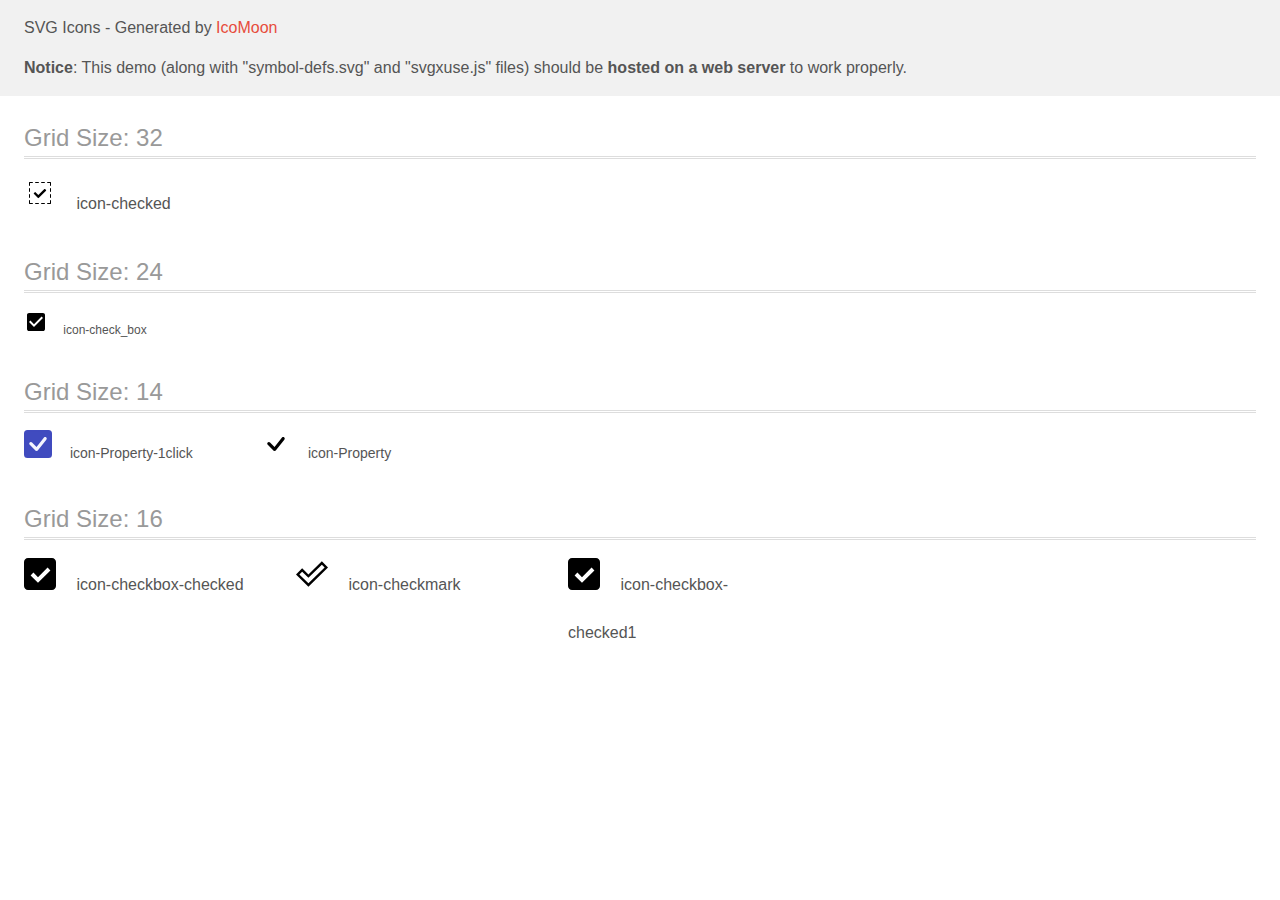
<file: images/checkmark/demo-external-svg.html>
<!doctype html>
<html>
<head>
    <title>IcoMoon - SVG Icons</title>
    <meta charset="utf-8">
    <meta name="viewport" content="width=device-width, initial-scale=1">
    <link rel="stylesheet" href="demo-files/demo.css">
    <link rel="stylesheet" href="style.css">
</head>
<body>
<header class="bgc1 clearfix">
<div class="mhl">
    <p>SVG Icons - Generated by <a href="https://icomoon.io/app">IcoMoon</a></p><p><strong>Notice</strong>: This demo (along with "symbol-defs.svg" and "svgxuse.js" files) should be <b>hosted on a web server</b> to work properly.</p>
</div>
</header>
    <div class="clearfix mhl ptl">
        <h1 class="mvm mtn fgc1">Grid Size: 32</h1>
        <div class="glyph fs1">
            <div class="clearfix pbs">
                <svg class="icon icon-checked"><use xlink:href="symbol-defs.svg#icon-checked"></use></svg><span class="name"> icon-checked</span>
            </div>
        </div>
  </div>
    <div class="clearfix mhl ptl">
        <h1 class="mvm mtn fgc1">Grid Size: 24</h1>
        <div class="glyph fs2">
            <div class="clearfix pbs">
                <svg class="icon icon-check_box"><use xlink:href="symbol-defs.svg#icon-check_box"></use></svg><span class="name"> icon-check_box</span>
            </div>
        </div>
  </div>
    <div class="clearfix mhl ptl">
        <h1 class="mvm mtn fgc1">Grid Size: 14</h1>
        <div class="glyph fs3">
            <div class="clearfix pbs">
                <svg class="icon icon-Property-1click"><use xlink:href="symbol-defs.svg#icon-Property-1click"></use></svg><span class="name"> icon-Property-1click</span>
            </div>
        </div>
        <div class="glyph fs3">
            <div class="clearfix pbs">
                <svg class="icon icon-Property"><use xlink:href="symbol-defs.svg#icon-Property"></use></svg><span class="name"> icon-Property</span>
            </div>
        </div>
  </div>
    <div class="clearfix mhl ptl">
        <h1 class="mvm mtn fgc1">Grid Size: 16</h1>
        <div class="glyph fs4">
            <div class="clearfix pbs">
                <svg class="icon icon-checkbox-checked"><use xlink:href="symbol-defs.svg#icon-checkbox-checked"></use></svg><span class="name"> icon-checkbox-checked</span>
            </div>
        </div>
        <div class="glyph fs4">
            <div class="clearfix pbs">
                <svg class="icon icon-checkmark"><use xlink:href="symbol-defs.svg#icon-checkmark"></use></svg><span class="name"> icon-checkmark</span>
            </div>
        </div>
        <div class="glyph fs4">
            <div class="clearfix pbs">
                <svg class="icon icon-checkbox-checked1"><use xlink:href="symbol-defs.svg#icon-checkbox-checked1"></use></svg><span class="name"> icon-checkbox-checked1</span>
            </div>
        </div>
  </div>
<script defer src="svgxuse.min.js"></script>
</body>
</html>
</file>
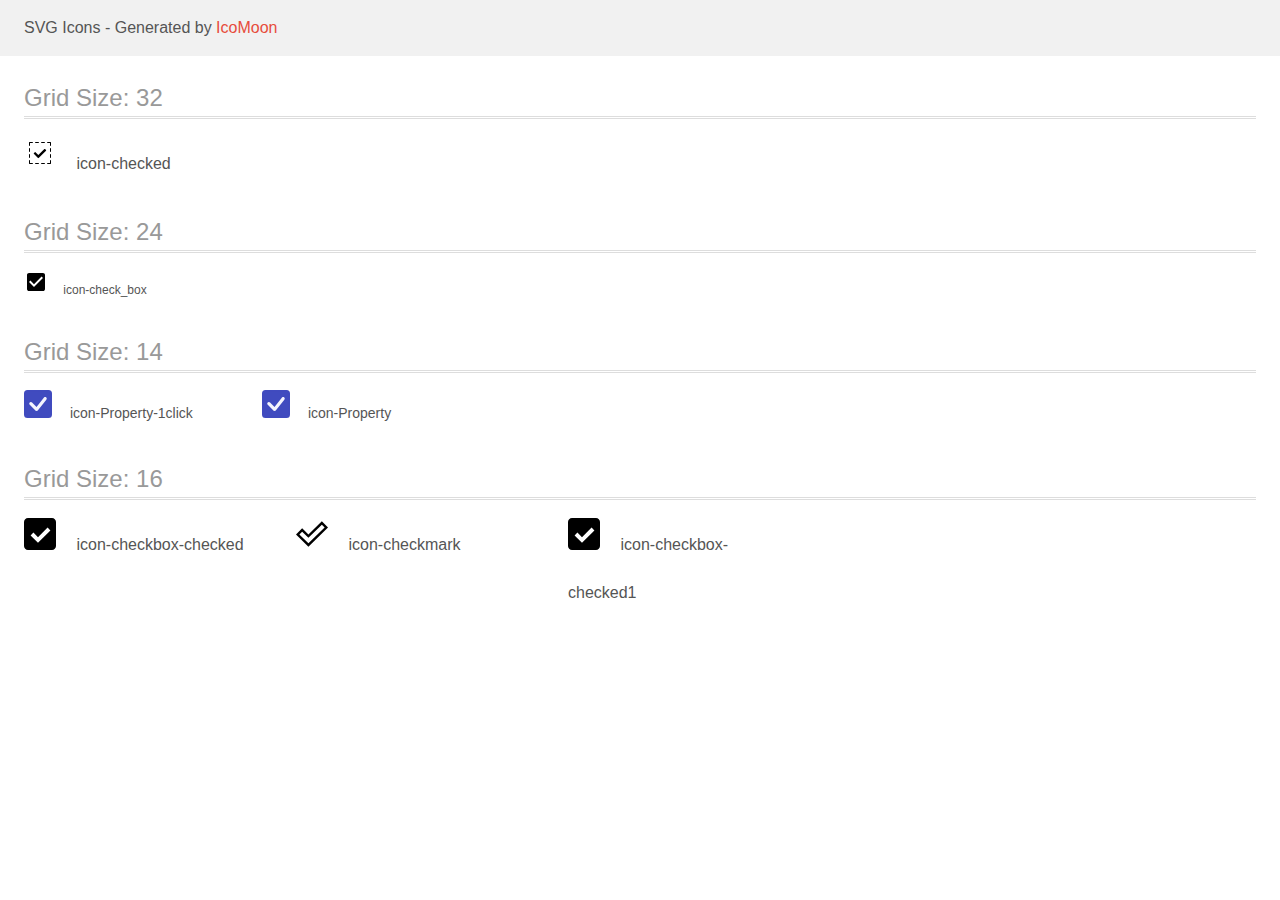
<file: images/checkmark/demo.html>
<!doctype html>
<html>
<head>
    <title>IcoMoon - SVG Icons</title>
    <meta charset="utf-8">
    <meta name="viewport" content="width=device-width, initial-scale=1">
    <link rel="stylesheet" href="demo-files/demo.css">
    <link rel="stylesheet" href="style.css">
</head>
<body>
<svg aria-hidden="true" style="position: absolute; width: 0; height: 0; overflow: hidden;" version="1.1" xmlns="http://www.w3.org/2000/svg" xmlns:xlink="http://www.w3.org/1999/xlink">
<defs>
<symbol id="icon-checked" viewBox="0 0 32 32">
<path d="M26.5 27h-3c-0.276 0-0.5-0.224-0.5-0.5s0.224-0.5 0.5-0.5h2.5v-2.5c0-0.276 0.224-0.5 0.5-0.5 0.275 0 0.5 0.224 0.5 0.5v3c0 0.276-0.225 0.5-0.5 0.5zM26.5 21c-0.276 0-0.5-0.224-0.5-0.5v-3c0-0.276 0.224-0.5 0.5-0.5 0.275 0 0.5 0.224 0.5 0.5v3c0 0.276-0.225 0.5-0.5 0.5zM26.5 15c-0.276 0-0.5-0.224-0.5-0.5v-3c0-0.276 0.224-0.5 0.5-0.5 0.275 0 0.5 0.224 0.5 0.5v3c0 0.276-0.225 0.5-0.5 0.5zM26.5 9c-0.276 0-0.5-0.224-0.5-0.5v-2.5h-2.5c-0.276 0-0.5-0.224-0.5-0.5s0.224-0.5 0.5-0.5h3c0.275 0 0.5 0.224 0.5 0.5v3c0 0.276-0.225 0.5-0.5 0.5zM14.666 21.053c-0.184 0.185-0.483 0.185-0.668 0l-1.002-1.002c-0.002-0.003-0.001-0.007-0.003-0.009l-3.188-3.212c-0.185-0.184-0.185-0.483 0-0.668l1.002-1.003c0.185-0.185 0.484-0.185 0.669 0l2.86 2.881 6.014-6.013c0.184-0.185 0.483-0.185 0.668 0l1.002 1.003c0.186 0.185 0.186 0.484 0 0.669l-7.354 7.354zM20.5 6h-3c-0.276 0-0.5-0.224-0.5-0.5s0.224-0.5 0.5-0.5h3c0.275 0 0.5 0.224 0.5 0.5s-0.225 0.5-0.5 0.5zM14.5 6h-3c-0.276 0-0.5-0.224-0.5-0.5s0.224-0.5 0.5-0.5h3c0.275 0 0.5 0.224 0.5 0.5s-0.225 0.5-0.5 0.5zM8.5 27h-3c-0.276 0-0.5-0.224-0.5-0.5v-3c0-0.276 0.224-0.5 0.5-0.5s0.5 0.224 0.5 0.5v2.5h2.5c0.276 0 0.5 0.224 0.5 0.5s-0.224 0.5-0.5 0.5zM8.5 6h-2.5v2.5c0 0.276-0.224 0.5-0.5 0.5s-0.5-0.224-0.5-0.5v-3c0-0.276 0.224-0.5 0.5-0.5h3c0.276 0 0.5 0.224 0.5 0.5s-0.224 0.5-0.5 0.5zM5.5 11c0.276 0 0.5 0.224 0.5 0.5v3c0 0.276-0.224 0.5-0.5 0.5s-0.5-0.224-0.5-0.5v-3c0-0.276 0.224-0.5 0.5-0.5zM5.5 17c0.276 0 0.5 0.224 0.5 0.5v3c0 0.276-0.224 0.5-0.5 0.5s-0.5-0.224-0.5-0.5v-3c0-0.276 0.224-0.5 0.5-0.5zM11.5 26h3c0.275 0 0.5 0.224 0.5 0.5s-0.225 0.5-0.5 0.5h-3c-0.276 0-0.5-0.224-0.5-0.5s0.224-0.5 0.5-0.5zM17.5 26h3c0.275 0 0.5 0.224 0.5 0.5s-0.225 0.5-0.5 0.5h-3c-0.276 0-0.5-0.224-0.5-0.5s0.224-0.5 0.5-0.5z"></path>
</symbol>
<symbol id="icon-check_box" viewBox="0 0 24 24">
<path d="M9.984 17.016l9-9-1.406-1.453-7.594 7.594-3.563-3.563-1.406 1.406zM18.984 3q0.844 0 1.43 0.586t0.586 1.43v13.969q0 0.844-0.586 1.43t-1.43 0.586h-13.969q-0.844 0-1.43-0.586t-0.586-1.43v-13.969q0-0.844 0.586-1.43t1.43-0.586h13.969z"></path>
</symbol>
<symbol id="icon-Property-1click" viewBox="0 0 28 28">
<path fill="#404bbf" style="fill: var(--color1, #404bbf)" d="M3.5 0.875h21c1.45 0 2.625 1.175 2.625 2.625v21c0 1.45-1.175 2.625-2.625 2.625h-21c-1.45 0-2.625-1.175-2.625-2.625v-21c0-1.45 1.175-2.625 2.625-2.625z"></path>
<path fill="#f4f4fd" style="fill: var(--color2, #f4f4fd)" d="M20.030 7.446c0.302-0.289 0.705-0.449 1.122-0.446s0.818 0.169 1.116 0.463c0.298 0.294 0.471 0.693 0.482 1.113s-0.141 0.827-0.423 1.137l-8.566 10.77c-0.147 0.159-0.325 0.287-0.523 0.376s-0.411 0.137-0.627 0.141c-0.216 0.004-0.431-0.036-0.632-0.117s-0.383-0.203-0.536-0.357l-5.68-5.711c-0.158-0.148-0.285-0.327-0.373-0.525s-0.135-0.413-0.139-0.63c-0.004-0.217 0.036-0.433 0.117-0.635s0.202-0.385 0.354-0.538c0.153-0.154 0.335-0.275 0.536-0.356s0.415-0.121 0.631-0.118c0.216 0.004 0.429 0.051 0.627 0.14s0.375 0.216 0.523 0.375l4.495 4.517 7.456-9.551c0.013-0.017 0.028-0.032 0.043-0.047h-0.002z"></path>
<path fill="none" stroke="#404bbf" style="stroke: var(--color1, #404bbf)" stroke-linejoin="miter" stroke-linecap="butt" stroke-miterlimit="4" stroke-width="1.75" d="M3.5 0.875h21c1.45 0 2.625 1.175 2.625 2.625v21c0 1.45-1.175 2.625-2.625 2.625h-21c-1.45 0-2.625-1.175-2.625-2.625v-21c0-1.45 1.175-2.625 2.625-2.625z"></path>
</symbol>
<symbol id="icon-Property" viewBox="0 0 28 28">
<path fill="#404bbf" style="fill: var(--color1, #404bbf)" d="M3.5 0.875h21c1.45 0 2.625 1.175 2.625 2.625v21c0 1.45-1.175 2.625-2.625 2.625h-21c-1.45 0-2.625-1.175-2.625-2.625v-21c0-1.45 1.175-2.625 2.625-2.625z"></path>
<path fill="#f4f4fd" style="fill: var(--color2, #f4f4fd)" d="M20.030 7.446c0.302-0.289 0.705-0.449 1.122-0.446s0.818 0.169 1.116 0.463c0.298 0.294 0.471 0.693 0.482 1.113s-0.141 0.827-0.423 1.137l-8.566 10.77c-0.147 0.159-0.325 0.287-0.523 0.376s-0.411 0.137-0.627 0.141c-0.216 0.004-0.431-0.036-0.632-0.117s-0.383-0.203-0.536-0.357l-5.68-5.711c-0.158-0.148-0.285-0.327-0.373-0.525s-0.135-0.413-0.139-0.63c-0.004-0.217 0.036-0.433 0.117-0.635s0.202-0.385 0.354-0.538c0.153-0.154 0.335-0.275 0.536-0.356s0.415-0.121 0.631-0.118c0.216 0.004 0.429 0.051 0.627 0.14s0.375 0.216 0.523 0.375l4.495 4.517 7.456-9.551c0.013-0.017 0.028-0.032 0.043-0.047h-0.002z"></path>
<path fill="none" stroke="#404bbf" style="stroke: var(--color1, #404bbf)" stroke-linejoin="miter" stroke-linecap="butt" stroke-miterlimit="4" stroke-width="1.75" d="M3.5 0.875h21c1.45 0 2.625 1.175 2.625 2.625v21c0 1.45-1.175 2.625-2.625 2.625h-21c-1.45 0-2.625-1.175-2.625-2.625v-21c0-1.45 1.175-2.625 2.625-2.625z"></path>
</symbol>
<symbol id="icon-checkbox-checked" viewBox="0 0 32 32">
<path d="M28 0h-24c-2.2 0-4 1.8-4 4v24c0 2.2 1.8 4 4 4h24c2.2 0 4-1.8 4-4v-24c0-2.2-1.8-4-4-4zM14 24.828l-7.414-7.414 2.828-2.828 4.586 4.586 9.586-9.586 2.828 2.828-12.414 12.414z"></path>
</symbol>
<symbol id="icon-checkmark" viewBox="0 0 32 32">
<path d="M12.42 28.678l-12.433-12.238 6.168-6.071 6.265 6.167 13.426-13.214 6.168 6.071-19.594 19.285zM3.372 16.441l9.048 8.905 16.208-15.953-2.782-2.739-13.426 13.214-6.265-6.167-2.782 2.739z"></path>
</symbol>
<symbol id="icon-checkbox-checked1" viewBox="0 0 32 32">
<path d="M28 0h-24c-2.2 0-4 1.8-4 4v24c0 2.2 1.8 4 4 4h24c2.2 0 4-1.8 4-4v-24c0-2.2-1.8-4-4-4zM14 24.828l-7.414-7.414 2.828-2.828 4.586 4.586 9.586-9.586 2.828 2.828-12.414 12.414z"></path>
</symbol>
</defs>
</svg>

<header class="bgc1 clearfix">
<div class="mhl">
    <p>SVG Icons - Generated by <a href="https://icomoon.io/app">IcoMoon</a></p>
</div>
</header>
    <div class="clearfix mhl ptl">
        <h1 class="mvm mtn fgc1">Grid Size: 32</h1>
        <div class="glyph fs1">
            <div class="clearfix pbs">
                <svg class="icon icon-checked"><use xlink:href="#icon-checked"></use></svg><span class="name"> icon-checked</span>
            </div>
        </div>
  </div>
    <div class="clearfix mhl ptl">
        <h1 class="mvm mtn fgc1">Grid Size: 24</h1>
        <div class="glyph fs2">
            <div class="clearfix pbs">
                <svg class="icon icon-check_box"><use xlink:href="#icon-check_box"></use></svg><span class="name"> icon-check_box</span>
            </div>
        </div>
  </div>
    <div class="clearfix mhl ptl">
        <h1 class="mvm mtn fgc1">Grid Size: 14</h1>
        <div class="glyph fs3">
            <div class="clearfix pbs">
                <svg class="icon icon-Property-1click"><use xlink:href="#icon-Property-1click"></use></svg><span class="name"> icon-Property-1click</span>
            </div>
        </div>
        <div class="glyph fs3">
            <div class="clearfix pbs">
                <svg class="icon icon-Property"><use xlink:href="#icon-Property"></use></svg><span class="name"> icon-Property</span>
            </div>
        </div>
  </div>
    <div class="clearfix mhl ptl">
        <h1 class="mvm mtn fgc1">Grid Size: 16</h1>
        <div class="glyph fs4">
            <div class="clearfix pbs">
                <svg class="icon icon-checkbox-checked"><use xlink:href="#icon-checkbox-checked"></use></svg><span class="name"> icon-checkbox-checked</span>
            </div>
        </div>
        <div class="glyph fs4">
            <div class="clearfix pbs">
                <svg class="icon icon-checkmark"><use xlink:href="#icon-checkmark"></use></svg><span class="name"> icon-checkmark</span>
            </div>
        </div>
        <div class="glyph fs4">
            <div class="clearfix pbs">
                <svg class="icon icon-checkbox-checked1"><use xlink:href="#icon-checkbox-checked1"></use></svg><span class="name"> icon-checkbox-checked1</span>
            </div>
        </div>
  </div>
<script defer src="svgxuse.min.js"></script>
</body>
</html>
</file>
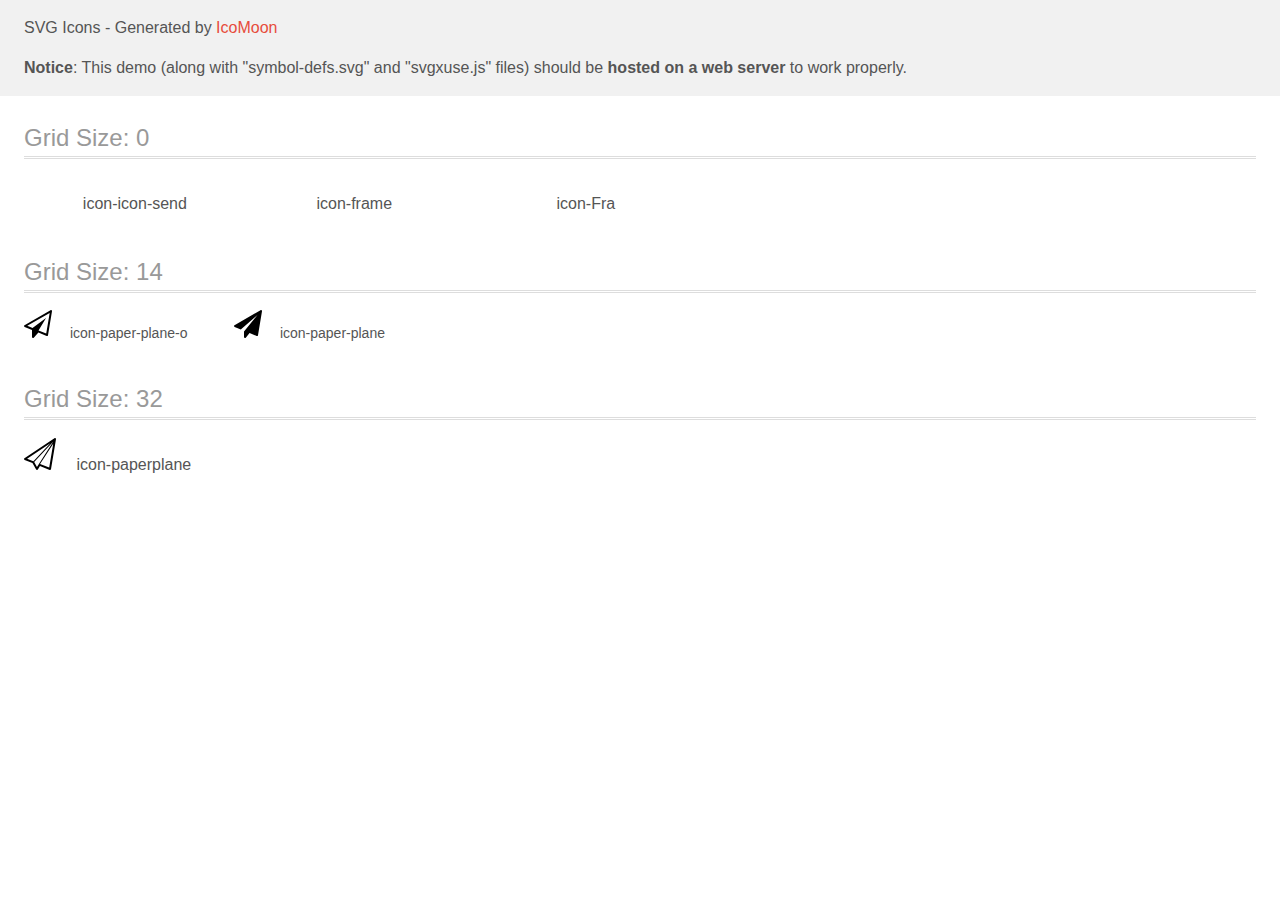
<file: images/frame/demo-external-svg.html>
<!doctype html>
<html>
<head>
    <title>IcoMoon - SVG Icons</title>
    <meta charset="utf-8">
    <meta name="viewport" content="width=device-width, initial-scale=1">
    <link rel="stylesheet" href="demo-files/demo.css">
    <link rel="stylesheet" href="style.css">
</head>
<body>
<header class="bgc1 clearfix">
<div class="mhl">
    <p>SVG Icons - Generated by <a href="https://icomoon.io/app">IcoMoon</a></p><p><strong>Notice</strong>: This demo (along with "symbol-defs.svg" and "svgxuse.js" files) should be <b>hosted on a web server</b> to work properly.</p>
</div>
</header>
    <div class="clearfix mhl ptl">
        <h1 class="mvm mtn fgc1">Grid Size: 0</h1>
        <div class="glyph fs1">
            <div class="clearfix pbs">
                <svg class="icon icon-icon-send"><use xlink:href="symbol-defs.svg#icon-icon-send"></use></svg><span class="name"> icon-icon-send</span>
            </div>
        </div>
        <div class="glyph fs1">
            <div class="clearfix pbs">
                <svg class="icon icon-frame"><use xlink:href="symbol-defs.svg#icon-frame"></use></svg><span class="name"> icon-frame</span>
            </div>
        </div>
        <div class="glyph fs1">
            <div class="clearfix pbs">
                <svg class="icon icon-Fra"><use xlink:href="symbol-defs.svg#icon-Fra"></use></svg><span class="name"> icon-Fra</span>
            </div>
        </div>
  </div>
    <div class="clearfix mhl ptl">
        <h1 class="mvm mtn fgc1">Grid Size: 14</h1>
        <div class="glyph fs2">
            <div class="clearfix pbs">
                <svg class="icon icon-paper-plane-o"><use xlink:href="symbol-defs.svg#icon-paper-plane-o"></use></svg><span class="name"> icon-paper-plane-o</span>
            </div>
        </div>
        <div class="glyph fs2">
            <div class="clearfix pbs">
                <svg class="icon icon-paper-plane"><use xlink:href="symbol-defs.svg#icon-paper-plane"></use></svg><span class="name"> icon-paper-plane</span>
            </div>
        </div>
  </div>
    <div class="clearfix mhl ptl">
        <h1 class="mvm mtn fgc1">Grid Size: 32</h1>
        <div class="glyph fs3">
            <div class="clearfix pbs">
                <svg class="icon icon-paperplane"><use xlink:href="symbol-defs.svg#icon-paperplane"></use></svg><span class="name"> icon-paperplane</span>
            </div>
        </div>
  </div>
<script defer src="svgxuse.min.js"></script>
</body>
</html>
</file>
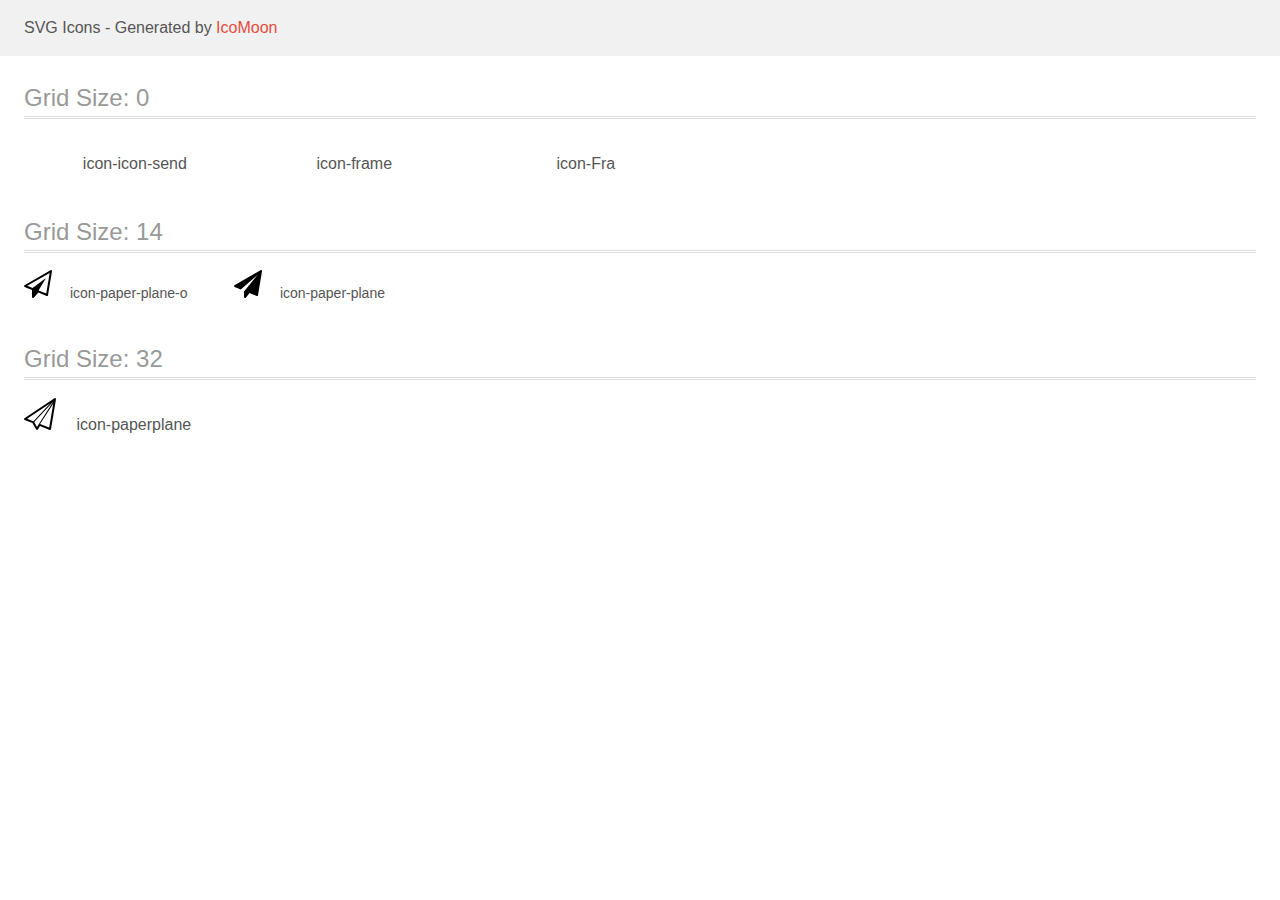
<file: images/frame/demo.html>
<!doctype html>
<html>
<head>
    <title>IcoMoon - SVG Icons</title>
    <meta charset="utf-8">
    <meta name="viewport" content="width=device-width, initial-scale=1">
    <link rel="stylesheet" href="demo-files/demo.css">
    <link rel="stylesheet" href="style.css">
</head>
<body>
<svg aria-hidden="true" style="position: absolute; width: 0; height: 0; overflow: hidden;" version="1.1" xmlns="http://www.w3.org/2000/svg" xmlns:xlink="http://www.w3.org/1999/xlink">
<defs>
<symbol id="icon-icon-send" viewBox="0 0 38 32">
<path fill="#fff" style="fill: var(--color1, #fff)" d="M38.4 0l-38.4 18 12.272 3.788 18.928-14.788-14.397 16.186 0.012 0.004-0.014-0.004v8.814l6.882-6.691 8.718 2.691 6-28z"></path>
</symbol>
<symbol id="icon-frame" viewBox="0 0 32 32">
<path fill="#fff" style="fill: var(--color1, #fff)" d="M32 2.667l-32 15 10.227 3.156 15.773-12.323-11.998 13.488 0.010 0.003-0.012-0.003v7.345l5.735-5.576 7.265 2.242 5-23.333z"></path>
</symbol>
<symbol id="icon-Fra" viewBox="0 0 32 32">
<path fill="#fff" style="fill: var(--color1, #fff)" d="M32 2.667l-32 15 10.227 3.156 15.773-12.323-11.998 13.488 0.010 0.003-0.012-0.003v7.345l5.735-5.576 7.265 2.242 5-23.333z"></path>
</symbol>
<symbol id="icon-paper-plane-o" viewBox="0 0 28 28">
<path d="M27.563 0.172c0.328 0.234 0.484 0.609 0.422 1l-4 24c-0.047 0.297-0.234 0.547-0.5 0.703-0.141 0.078-0.313 0.125-0.484 0.125-0.125 0-0.25-0.031-0.375-0.078l-8.234-3.359-4.656 5.109c-0.187 0.219-0.453 0.328-0.734 0.328-0.125 0-0.25-0.016-0.359-0.063-0.391-0.156-0.641-0.531-0.641-0.938v-7.063l-7.375-3.016c-0.359-0.141-0.594-0.469-0.625-0.859-0.031-0.375 0.172-0.734 0.5-0.922l26-15c0.328-0.203 0.75-0.187 1.062 0.031zM22.219 23.594l3.453-20.672-22.406 12.922 5.25 2.141 13.484-9.984-7.469 12.453z"></path>
</symbol>
<symbol id="icon-paper-plane" viewBox="0 0 28 28">
<path d="M27.563 0.172c0.328 0.234 0.484 0.609 0.422 1l-4 24c-0.047 0.297-0.234 0.547-0.5 0.703-0.141 0.078-0.313 0.125-0.484 0.125-0.125 0-0.25-0.031-0.375-0.078l-7.078-2.891-3.781 4.609c-0.187 0.234-0.469 0.359-0.766 0.359-0.109 0-0.234-0.016-0.344-0.063-0.391-0.141-0.656-0.516-0.656-0.938v-5.453l13.5-16.547-16.703 14.453-6.172-2.531c-0.359-0.141-0.594-0.469-0.625-0.859-0.016-0.375 0.172-0.734 0.5-0.922l26-15c0.156-0.094 0.328-0.141 0.5-0.141 0.203 0 0.406 0.063 0.562 0.172z"></path>
</symbol>
<symbol id="icon-paperplane" viewBox="0 0 32 32">
<path d="M31.543 0.16c-0.166-0.107-0.355-0.16-0.543-0.16-0.193 0-0.387 0.055-0.555 0.168l-30 20c-0.309 0.205-0.479 0.566-0.439 0.936 0.038 0.369 0.278 0.688 0.623 0.824l7.824 3.131 3.679 6.438c0.176 0.309 0.503 0.5 0.857 0.504 0.004 0 0.007 0 0.011 0 0.351 0 0.677-0.186 0.857-0.486l2.077-3.463 9.695 3.877c0.119 0.048 0.244 0.071 0.371 0.071 0.17 0 0.338-0.043 0.49-0.129 0.264-0.148 0.445-0.408 0.496-0.707l5-30c0.065-0.393-0.109-0.787-0.443-1.004zM3.136 20.777l23.175-15.451-16.85 18.037c-0.089-0.053-0.168-0.123-0.266-0.162l-6.059-2.424zM10.189 24.066c-0.002-0.004-0.005-0.006-0.007-0.010l18.943-20.275-16.149 25.162-2.787-4.877zM25.217 29.609l-8.541-3.416c-0.203-0.080-0.414-0.107-0.623-0.119l13.152-20.388-3.988 23.923z"></path>
</symbol>
</defs>
</svg>

<header class="bgc1 clearfix">
<div class="mhl">
    <p>SVG Icons - Generated by <a href="https://icomoon.io/app">IcoMoon</a></p>
</div>
</header>
    <div class="clearfix mhl ptl">
        <h1 class="mvm mtn fgc1">Grid Size: 0</h1>
        <div class="glyph fs1">
            <div class="clearfix pbs">
                <svg class="icon icon-icon-send"><use xlink:href="#icon-icon-send"></use></svg><span class="name"> icon-icon-send</span>
            </div>
        </div>
        <div class="glyph fs1">
            <div class="clearfix pbs">
                <svg class="icon icon-frame"><use xlink:href="#icon-frame"></use></svg><span class="name"> icon-frame</span>
            </div>
        </div>
        <div class="glyph fs1">
            <div class="clearfix pbs">
                <svg class="icon icon-Fra"><use xlink:href="#icon-Fra"></use></svg><span class="name"> icon-Fra</span>
            </div>
        </div>
  </div>
    <div class="clearfix mhl ptl">
        <h1 class="mvm mtn fgc1">Grid Size: 14</h1>
        <div class="glyph fs2">
            <div class="clearfix pbs">
                <svg class="icon icon-paper-plane-o"><use xlink:href="#icon-paper-plane-o"></use></svg><span class="name"> icon-paper-plane-o</span>
            </div>
        </div>
        <div class="glyph fs2">
            <div class="clearfix pbs">
                <svg class="icon icon-paper-plane"><use xlink:href="#icon-paper-plane"></use></svg><span class="name"> icon-paper-plane</span>
            </div>
        </div>
  </div>
    <div class="clearfix mhl ptl">
        <h1 class="mvm mtn fgc1">Grid Size: 32</h1>
        <div class="glyph fs3">
            <div class="clearfix pbs">
                <svg class="icon icon-paperplane"><use xlink:href="#icon-paperplane"></use></svg><span class="name"> icon-paperplane</span>
            </div>
        </div>
  </div>
<script defer src="svgxuse.min.js"></script>
</body>
</html>
</file>
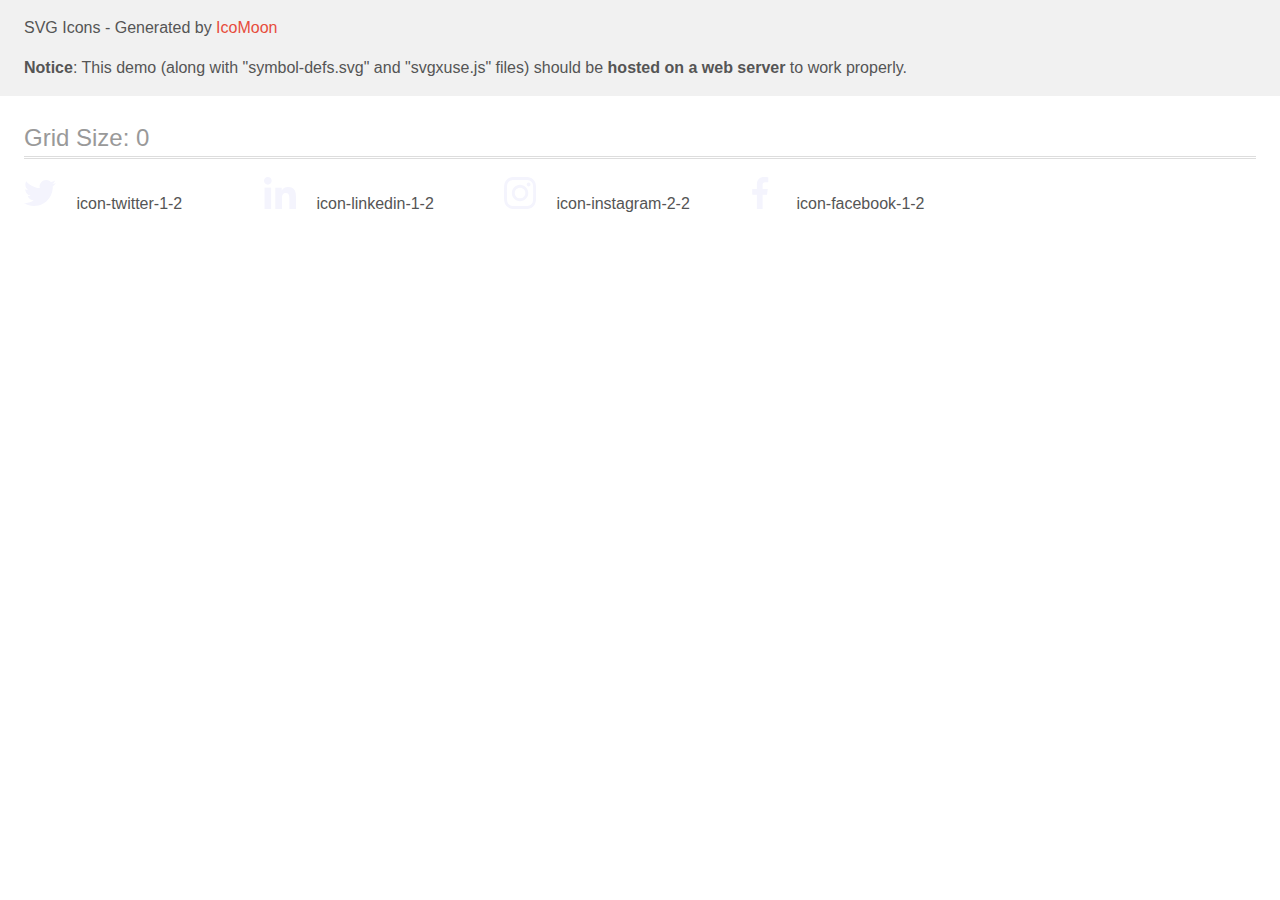
<file: images/icomoon (1)/demo-external-svg.html>
<!doctype html>
<html>
<head>
    <title>IcoMoon - SVG Icons</title>
    <meta charset="utf-8">
    <meta name="viewport" content="width=device-width, initial-scale=1">
    <link rel="stylesheet" href="demo-files/demo.css">
    <link rel="stylesheet" href="style.css">
</head>
<body>
<header class="bgc1 clearfix">
<div class="mhl">
    <p>SVG Icons - Generated by <a href="https://icomoon.io/app">IcoMoon</a></p><p><strong>Notice</strong>: This demo (along with "symbol-defs.svg" and "svgxuse.js" files) should be <b>hosted on a web server</b> to work properly.</p>
</div>
</header>
    <div class="clearfix mhl ptl">
        <h1 class="mvm mtn fgc1">Grid Size: 0</h1>
        <div class="glyph fs1">
            <div class="clearfix pbs">
                <svg class="icon icon-twitter-1-2"><use xlink:href="symbol-defs.svg#icon-twitter-1-2"></use></svg><span class="name"> icon-twitter-1-2</span>
            </div>
        </div>
        <div class="glyph fs1">
            <div class="clearfix pbs">
                <svg class="icon icon-linkedin-1-2"><use xlink:href="symbol-defs.svg#icon-linkedin-1-2"></use></svg><span class="name"> icon-linkedin-1-2</span>
            </div>
        </div>
        <div class="glyph fs1">
            <div class="clearfix pbs">
                <svg class="icon icon-instagram-2-2"><use xlink:href="symbol-defs.svg#icon-instagram-2-2"></use></svg><span class="name"> icon-instagram-2-2</span>
            </div>
        </div>
        <div class="glyph fs1">
            <div class="clearfix pbs">
                <svg class="icon icon-facebook-1-2"><use xlink:href="symbol-defs.svg#icon-facebook-1-2"></use></svg><span class="name"> icon-facebook-1-2</span>
            </div>
        </div>
  </div>
<script defer src="svgxuse.min.js"></script>
</body>
</html>
</file>
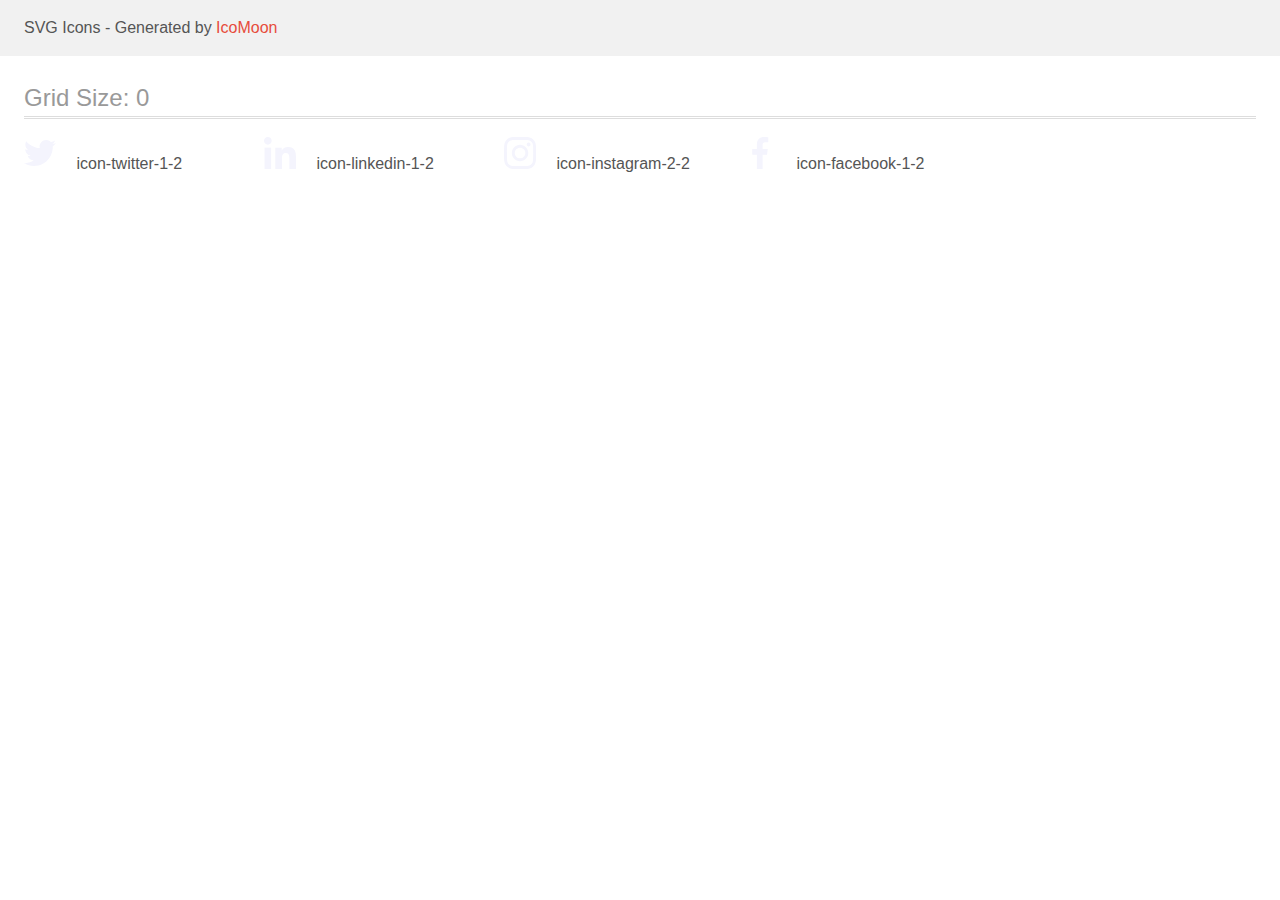
<file: images/icomoon (1)/demo.html>
<!doctype html>
<html>
<head>
    <title>IcoMoon - SVG Icons</title>
    <meta charset="utf-8">
    <meta name="viewport" content="width=device-width, initial-scale=1">
    <link rel="stylesheet" href="demo-files/demo.css">
    <link rel="stylesheet" href="style.css">
</head>
<body>
<svg aria-hidden="true" style="position: absolute; width: 0; height: 0; overflow: hidden;" version="1.1" xmlns="http://www.w3.org/2000/svg" xmlns:xlink="http://www.w3.org/1999/xlink">
<defs>
<symbol id="icon-twitter-1-2" viewBox="0 0 32 32">
<path fill="#f4f4fd" style="fill: var(--color1, #f4f4fd)" d="M32 6.078c-1.19 0.522-2.458 0.868-3.78 1.036 1.36-0.812 2.398-2.088 2.886-3.626-1.268 0.756-2.668 1.29-4.16 1.588-1.204-1.282-2.92-2.076-4.792-2.076-3.632 0-6.556 2.948-6.556 6.562 0 0.52 0.044 1.020 0.152 1.496-5.454-0.266-10.28-2.88-13.522-6.862-0.566 0.982-0.898 2.106-0.898 3.316 0 2.272 1.17 4.286 2.914 5.452-1.054-0.020-2.088-0.326-2.964-0.808 0 0.020 0 0.046 0 0.072 0 3.188 2.274 5.836 5.256 6.446-0.534 0.146-1.116 0.216-1.72 0.216-0.42 0-0.844-0.024-1.242-0.112 0.85 2.598 3.262 4.508 6.13 4.57-2.232 1.746-5.066 2.798-8.134 2.798-0.538 0-1.054-0.024-1.57-0.090 2.906 1.874 6.35 2.944 10.064 2.944 12.072 0 18.672-10 18.672-18.668 0-0.29-0.010-0.57-0.024-0.848 1.302-0.924 2.396-2.078 3.288-3.406z"></path>
</symbol>
<symbol id="icon-linkedin-1-2" viewBox="0 0 32 32">
<path fill="#f4f4fd" style="fill: var(--color1, #f4f4fd)" d="M31.992 32v-0.001h0.008v-11.736c0-5.741-1.236-10.164-7.948-10.164-3.227 0-5.392 1.771-6.276 3.449h-0.093v-2.913h-6.364v21.364h6.627v-10.579c0-2.785 0.528-5.479 3.977-5.479 3.399 0 3.449 3.179 3.449 5.657v10.401h6.62z"></path>
<path fill="#f4f4fd" style="fill: var(--color1, #f4f4fd)" d="M0.528 10.636h6.635v21.364h-6.635v-21.364z"></path>
<path fill="#f4f4fd" style="fill: var(--color1, #f4f4fd)" d="M3.843 0c-2.121 0-3.843 1.721-3.843 3.843s1.721 3.879 3.843 3.879c2.121 0 3.843-1.757 3.843-3.879-0.001-2.121-1.723-3.843-3.843-3.843v0z"></path>
</symbol>
<symbol id="icon-instagram-2-2" viewBox="0 0 32 32">
<path fill="#f4f4fd" style="fill: var(--color1, #f4f4fd)" d="M31.969 9.408c-0.075-1.7-0.35-2.869-0.744-3.882-0.406-1.075-1.031-2.038-1.851-2.838-0.8-0.813-1.769-1.444-2.832-1.844-1.019-0.394-2.181-0.669-3.882-0.744-1.713-0.081-2.257-0.1-6.601-0.1s-4.888 0.019-6.595 0.094c-1.7 0.075-2.869 0.35-3.882 0.744-1.075 0.406-2.038 1.031-2.838 1.85-0.813 0.8-1.444 1.769-1.844 2.832-0.394 1.019-0.669 2.182-0.744 3.882-0.081 1.713-0.1 2.257-0.1 6.601s0.019 4.888 0.094 6.595c0.075 1.7 0.35 2.869 0.744 3.882 0.406 1.075 1.038 2.038 1.85 2.838 0.8 0.813 1.769 1.444 2.832 1.844 1.019 0.394 2.182 0.669 3.882 0.744 1.706 0.075 2.25 0.094 6.595 0.094s4.888-0.019 6.595-0.094c1.7-0.075 2.869-0.35 3.882-0.744 2.151-0.831 3.851-2.532 4.682-4.682 0.394-1.019 0.669-2.182 0.744-3.882 0.075-1.707 0.094-2.25 0.094-6.595s-0.006-4.888-0.081-6.595zM29.087 22.473c-0.069 1.563-0.331 2.407-0.55 2.969-0.538 1.394-1.644 2.5-3.038 3.038-0.563 0.219-1.413 0.481-2.969 0.55-1.688 0.075-2.194 0.094-6.464 0.094s-4.782-0.019-6.464-0.094c-1.563-0.069-2.407-0.331-2.969-0.55-0.694-0.256-1.325-0.663-1.838-1.194-0.531-0.519-0.938-1.144-1.194-1.838-0.219-0.563-0.481-1.413-0.55-2.969-0.075-1.688-0.094-2.194-0.094-6.464s0.019-4.782 0.094-6.464c0.069-1.563 0.331-2.407 0.55-2.969 0.256-0.694 0.663-1.325 1.2-1.838 0.519-0.531 1.144-0.938 1.838-1.194 0.563-0.219 1.413-0.481 2.969-0.55 1.688-0.075 2.194-0.094 6.464-0.094 4.276 0 4.782 0.019 6.464 0.094 1.563 0.069 2.407 0.331 2.969 0.55 0.694 0.256 1.325 0.662 1.838 1.194 0.531 0.519 0.938 1.144 1.194 1.838 0.219 0.563 0.481 1.413 0.55 2.969 0.075 1.688 0.094 2.194 0.094 6.464s-0.019 4.77-0.094 6.458z"></path>
<path fill="#f4f4fd" style="fill: var(--color1, #f4f4fd)" d="M16.059 7.783c-4.538 0-8.22 3.682-8.22 8.22s3.682 8.22 8.22 8.22c4.539 0 8.22-3.682 8.22-8.22s-3.682-8.22-8.22-8.22zM16.059 21.335c-2.944 0-5.332-2.388-5.332-5.332s2.388-5.332 5.332-5.332c2.945 0 5.332 2.388 5.332 5.332s-2.388 5.332-5.332 5.332z"></path>
<path fill="#f4f4fd" style="fill: var(--color1, #f4f4fd)" d="M26.524 7.458c0 1.060-0.859 1.919-1.919 1.919s-1.919-0.859-1.919-1.919c0-1.060 0.859-1.919 1.919-1.919s1.919 0.859 1.919 1.919z"></path>
</symbol>
<symbol id="icon-facebook-1-2" viewBox="0 0 32 32">
<path fill="#f4f4fd" style="fill: var(--color1, #f4f4fd)" d="M21.329 5.313h2.921v-5.088c-0.504-0.069-2.237-0.225-4.256-0.225-4.212 0-7.097 2.649-7.097 7.519v4.481h-4.648v5.688h4.648v14.312h5.699v-14.311h4.46l0.708-5.688h-5.169v-3.919c0.001-1.644 0.444-2.769 2.735-2.769z"></path>
</symbol>
</defs>
</svg>

<header class="bgc1 clearfix">
<div class="mhl">
    <p>SVG Icons - Generated by <a href="https://icomoon.io/app">IcoMoon</a></p>
</div>
</header>
    <div class="clearfix mhl ptl">
        <h1 class="mvm mtn fgc1">Grid Size: 0</h1>
        <div class="glyph fs1">
            <div class="clearfix pbs">
                <svg class="icon icon-twitter-1-2"><use xlink:href="#icon-twitter-1-2"></use></svg><span class="name"> icon-twitter-1-2</span>
            </div>
        </div>
        <div class="glyph fs1">
            <div class="clearfix pbs">
                <svg class="icon icon-linkedin-1-2"><use xlink:href="#icon-linkedin-1-2"></use></svg><span class="name"> icon-linkedin-1-2</span>
            </div>
        </div>
        <div class="glyph fs1">
            <div class="clearfix pbs">
                <svg class="icon icon-instagram-2-2"><use xlink:href="#icon-instagram-2-2"></use></svg><span class="name"> icon-instagram-2-2</span>
            </div>
        </div>
        <div class="glyph fs1">
            <div class="clearfix pbs">
                <svg class="icon icon-facebook-1-2"><use xlink:href="#icon-facebook-1-2"></use></svg><span class="name"> icon-facebook-1-2</span>
            </div>
        </div>
  </div>
<script defer src="svgxuse.min.js"></script>
</body>
</html>
</file>
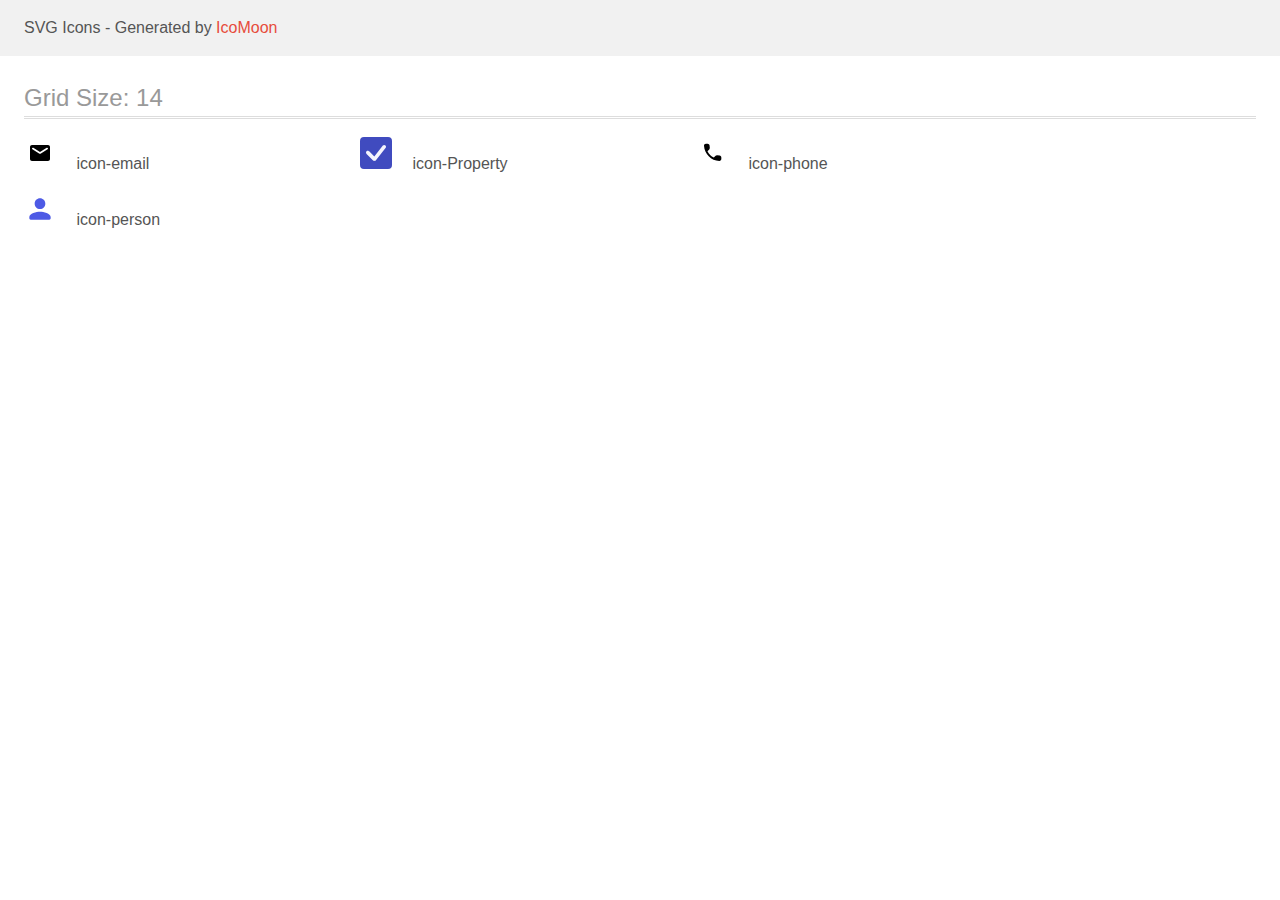
<file: images/modal-icon/demo (2).html>
<!doctype html>
<html>
<head>
    <title>IcoMoon - SVG Icons</title>
    <meta charset="utf-8">
    <meta name="viewport" content="width=device-width, initial-scale=1">
    <link rel="stylesheet" href="demo-files/demo.css">
    <link rel="stylesheet" href="style.css">
</head>
<body>
<svg aria-hidden="true" style="position: absolute; width: 0; height: 0; overflow: hidden;" version="1.1" xmlns="http://www.w3.org/2000/svg" xmlns:xlink="http://www.w3.org/1999/xlink">
<defs>
<symbol id="icon-email" viewBox="0 0 21 28">
<path d="M17.5 7h-14c-0.962 0-1.741 0.788-1.741 1.75l-0.009 10.5c0 0.963 0.788 1.75 1.75 1.75h14c0.963 0 1.75-0.787 1.75-1.75v-10.5c0-0.962-0.787-1.75-1.75-1.75zM17.15 10.719l-6.186 3.868c-0.28 0.175-0.648 0.175-0.928 0l-6.186-3.867c-0.219-0.14-0.35-0.376-0.35-0.63 0-0.586 0.639-0.936 1.138-0.63l5.862 3.666 5.863-3.666c0.499-0.306 1.137 0.044 1.137 0.63 0 0.254-0.131 0.49-0.35 0.63z"></path>
</symbol>
<symbol id="icon-Property" viewBox="0 0 28 28">
<path fill="#404bbf" style="fill: var(--color1, #404bbf)" d="M3.5 0.875h21c1.45 0 2.625 1.175 2.625 2.625v21c0 1.45-1.175 2.625-2.625 2.625h-21c-1.45 0-2.625-1.175-2.625-2.625v-21c0-1.45 1.175-2.625 2.625-2.625z"></path>
<path fill="#f4f4fd" style="fill: var(--color2, #f4f4fd)" d="M20.030 7.446c0.302-0.289 0.705-0.449 1.122-0.446s0.818 0.169 1.116 0.463c0.298 0.294 0.471 0.693 0.482 1.113s-0.141 0.827-0.423 1.137l-8.566 10.77c-0.147 0.159-0.325 0.287-0.523 0.376s-0.411 0.137-0.627 0.141c-0.216 0.004-0.431-0.036-0.632-0.117s-0.383-0.203-0.536-0.357l-5.68-5.711c-0.158-0.148-0.285-0.327-0.373-0.525s-0.135-0.413-0.139-0.63c-0.004-0.217 0.036-0.433 0.117-0.635s0.202-0.385 0.354-0.538c0.153-0.154 0.335-0.275 0.536-0.356s0.415-0.121 0.631-0.118c0.216 0.004 0.429 0.051 0.627 0.14s0.375 0.216 0.523 0.375l4.495 4.517 7.456-9.551c0.013-0.017 0.028-0.032 0.043-0.047h-0.002z"></path>
<path fill="none" stroke="#404bbf" style="stroke: var(--color1, #404bbf)" stroke-linejoin="miter" stroke-linecap="butt" stroke-miterlimit="4" stroke-width="1.75" d="M3.5 0.875h21c1.45 0 2.625 1.175 2.625 2.625v21c0 1.45-1.175 2.625-2.625 2.625h-21c-1.45 0-2.625-1.175-2.625-2.625v-21c0-1.45 1.175-2.625 2.625-2.625z"></path>
</symbol>
<symbol id="icon-phone" viewBox="0 0 21 28">
<path d="M17.181 16.176l-2.145-0.245c-0.515-0.059-1.022 0.118-1.385 0.481l-1.554 1.554c-2.389-1.216-4.348-3.166-5.564-5.564l1.562-1.562c0.363-0.363 0.54-0.87 0.481-1.385l-0.245-2.128c-0.101-0.853-0.819-1.494-1.68-1.494h-1.461c-0.954 0-1.748 0.794-1.689 1.748 0.447 7.21 6.214 12.968 13.416 13.416 0.954 0.059 1.748-0.735 1.748-1.689v-1.461c0.009-0.853-0.633-1.57-1.486-1.672z"></path>
</symbol>
<symbol id="icon-person" viewBox="0 0 28 28">
<path fill="#4d5ae5" style="fill: var(--color3, #4d5ae5)" d="M14 14c2.578 0 4.667-2.088 4.667-4.667s-2.088-4.667-4.667-4.667c-2.578 0-4.667 2.088-4.667 4.667s2.088 4.667 4.667 4.667zM14 16.333c-3.115 0-9.333 1.563-9.333 4.667v1.167c0 0.642 0.525 1.167 1.167 1.167h16.333c0.642 0 1.167-0.525 1.167-1.167v-1.167c0-3.103-6.218-4.667-9.333-4.667z"></path>
</symbol>
</defs>
</svg>

<header class="bgc1 clearfix">
<div class="mhl">
    <p>SVG Icons - Generated by <a href="https://icomoon.io/app">IcoMoon</a></p>
</div>
</header>
    <div class="clearfix mhl ptl">
        <h1 class="mvm mtn fgc1">Grid Size: 14</h1>
        <div class="glyph fs1">
            <div class="clearfix pbs">
                <svg class="icon icon-email"><use xlink:href="#icon-email"></use></svg><span class="name"> icon-email</span>
            </div>
        </div>
        <div class="glyph fs1">
            <div class="clearfix pbs">
                <svg class="icon icon-Property"><use xlink:href="#icon-Property"></use></svg><span class="name"> icon-Property</span>
            </div>
        </div>
        <div class="glyph fs1">
            <div class="clearfix pbs">
                <svg class="icon icon-phone"><use xlink:href="#icon-phone"></use></svg><span class="name"> icon-phone</span>
            </div>
        </div>
        <div class="glyph fs1">
            <div class="clearfix pbs">
                <svg class="icon icon-person"><use xlink:href="#icon-person"></use></svg><span class="name"> icon-person</span>
            </div>
        </div>
  </div>
<script defer src="svgxuse.min.js"></script>
</body>
</html>
</file>
<file: css/style.css>
html

*::before,
*::after {
    box-sizing: border-box;
}
body {
    margin: 0;
    font-family: 'Roboto', sans-serif;
    color: #434455;
    background-color: #FFFFFF;
}
div{margin: 0;}
img{display:block;}
ul{
    margin: 0;
    padding: 0;}

a{text-decoration: none;}

li{list-style: none;}


.header{
    background-color:#FFF;
    border-bottom: 1px solid #e7e9fc ;
    box-shadow:0px 2px 1px rgba(46, 47, 66, 0.08), 0px 1px 1px rgba(46, 47, 66, 0.16), 0px 1px 6px rgba(46, 47, 66, 0.08); }
.container{
    width: 1158px; 
    padding-left: 15px;
    padding-right: 15px;
    margin: 0 auto;}

.additional-default{ 
    display: flex;}

.menu{
    display: flex;
    align-items:center;}


.titleweb{
    font-family: 'Raleway', sans-serif;
    font-size: 18px;
    line-height: 1.6;
    font-weight: 700;
    text-transform: uppercase;
    color: #404bbf;
    letter-spacing: 0.03em;
    margin-right: 76px; 
}

.span{color:#2e2f42;}

/* хедер меню */
nav ul{
    margin: 0;
    padding: 0;
    display: flex;
    align-items:center;}
nav li{list-style: none;}
nav a{
    text-decoration:none;
    position: relative;}

nav ul  a {
    text-decoration: none;
    }
nav a::after{  
    content: '';
    background-color: #404bbf;
    left: 0;
    height: 4px;
    position: absolute;
    border-radius: 2px;
    bottom: -1px;
    left: 0;}

nav ul a span::after {
    content: '';
    color:#404bbf;
    display: block;
    width: 100%;
    left: 0;
    height: 4px;
    background-color: #404bbf;
    position: absolute;
    border-radius: 2px;
    bottom: -1px;
    left: 0;
    transition: transform 250ms cubic-bezier(0.4, 0, 0.2, 1);
    }

.head-menu{
    display: flex;
    gap: 40px;
}
.head-menu-one{
    padding: 24px 0;
    transition-property:color, background-color;}

    .head-menu-two{ 
    color: #2E2F42;
    font-size: 16px;
    font-style: normal;
    font-weight: 500; 
    line-height: 1.5;
    letter-spacing: 0.02em;
    padding-top: 24px;
    padding-bottom: 24px;
    transition:color 250ms cubic-bezier(0.4, 0, 0.2, 1);
}
.head-menu-two:hover,
.head-menu-two:focus{color:#404bbf;
    transition:color 250ms cubic-bezier(0.4, 0, 0.2, 1);}
nav ul .head-menu-one:nth-child(1) a.head-menu-two {
    color:#404bbf; /* Новий колір тексту для першого елемента */
    }

/* хедер меню   частина с адрессою */
address ul{ 
    margin: 0;
    padding: 0;
    display: flex;
    align-items:center;}
address li{list-style: none;}

.adress{
    font-style: normal;
    margin-left: auto;
    }

.links-two{ 
    display:flex;
    gap: 40px;
    padding: 24px 0;}

    .info{
    line-height: 1.5;
    letter-spacing: 0.02em;
    color:#434455;
    font-size: 16px;
    font-weight: 400;
    letter-spacing: 0.32px;
   transition:  color 250ms cubic-bezier(0.4, 0, 0.2, 1);}
.info:hover{color:#404bbf;}
.info:focus{color: #404bbf;}


.main-title {
    max-width: 1440px;
    margin: 0 auto;
    background-color: #2E2F42;
    background-image:linear-gradient(rgba(46, 47, 66, 0.7), rgba(46, 47, 66, 0.7)), 
    url(../images/img-name.jpg);
    color: #FFF;
    background-size: cover;
    background-repeat: no-repeat;
    background-position: center center;
    padding-top: 188px;
    padding-bottom: 188px;
}


.esyb{
    
    text-align: center;
    font-family: "Roboto", sans-serif;
    color: #FFF;
    font-weight: 700;
    letter-spacing: 1.12px;
    font-size: 56px;
    line-height: 107.143%;
    max-width: 496px;
    margin: 0 auto;
    margin-bottom: 48px;}



    

    .button-main{
    font-family: "Roboto", sans-serif;
    cursor: pointer;
    color:#ffffff;
    background-color:#4D5AE5;
    font-weight: 500;
    font-size: 16px;
    line-height: 150%;
    letter-spacing: 0.04em;
    display: block;
    min-width: 169px;
    height: 56px ;
    border: none;
    background-color: #4d5ae5;
    border-radius: 4px;
    cursor: pointer; 
    margin: 0 auto;
transition: background-color 250ms cubic-bezier(0.4, 0, 0.2, 1);;}
.button-main:hover{background-color: #404BBF;}
.button-main:focus{background-color: #404BBF;}

.main-text{padding: 120px 0 120px}
h1,h2,h3,p{margin: 0;}
.visually-hidden {
    position: absolute;
    width: 1px;
    height: 1px;
    margin: -1px;
    border: 0;
    padding: 0;
    white-space: nowrap;
    clip-path: inset(100%);
    clip: rect(0 0 0 0);
    overflow: hidden;
    }
.skills{
    display: flex;
    gap: 24px;
    }

.one{width: calc((100% - 72px) / 4);}
.rectangle{
    align-items: center; 
    justify-content: center;
    display: flex;
    border-radius: 4px;
    border: 1px solid var(--LIGHT-SLATE, #8E8F99);
    background: var(--CLOUD, #F4F4FD);
    width: 264 px;
    height: 112px;
    flex-shrink: 0;
    margin-bottom: 8px;}
.stra-one{
    font-weight: 500;
    font-size: 20px;
    line-height: 1.2;
    letter-spacing: 0.02em;
    color: #2e2f42;
    margin-bottom: 8px; }
.text-one{
    font-size: 16px;
    line-height: 1.5;
    letter-spacing: 0.02em;}


.staff{
    background-color: #F4F4FD;
    padding: 120px 0 ;}

.team {
    color: #2e2f42;
    font-size: 36px;
    line-height: 1.11;
    text-align: center;
    letter-spacing: 0.02em;
    text-transform: capitalize;
    margin-bottom: 72px;}

.products{ 
    display: flex;
    gap: 24px;
}

    .product{
    background-color:#FFFFFF; 
    flex-basis: calc((100% - 3 * 24px) / 4);
    box-shadow:0px 1px 6px rgba(46, 47, 66, 0.08), 0px 1px 1px rgba(46, 47, 66, 0.16), 0px 2px 1px rgba(46, 47, 66, 0.08);
    border-radius: 0px 0px 4px 4px;}


.guer{
    display: flex;
    flex-direction: column;
    justify-content: center;
    align-items: center;
    padding-top: 32px;
    padding-bottom: 32px;
    margin: auto;
    text-align: center;
    margin: 0 auto;}

.name{ 
    font-weight: 500;
    font-size: 20px;
    line-height: 1.2;
    letter-spacing: 0.02em;
    color:  #2e2f42;
    text-align: center;
    margin-bottom: 8px;
}
.text{  
    font-size: 16px;
    letter-spacing:0.02em;
    line-height: 1.5;
    color: #434455;
    text-align: center;
    margin-bottom: 8px;}
.staff-sm-one{
    margin: 0;
    display: flex;
    gap: 24px;
    flex-shrink: 0;
    justify-content: center;
    align-items: center;}
.social-media-zero {
    display:flex;
    width:40px;
    height: 40px;
    }
    .social-media-link:hover{ background-color: #404bbf;}
    .social-media-link:focus{background-color: #404bbf;}
.social-media-link{ 
    width: 100%;
    height: 100%;
    display: flex;
    justify-content: center;
    align-items: center;
    border-radius: 50%;
    background-color: #4D5AE5;
    transition:  background-color 250ms cubic-bezier(0.4, 0, 0.2, 1);
    }

.social-media-link  
.social-media-one{fill:#f4f4fd ;}
.advertising{ 
    padding-top: 120px; 
    padding-bottom: 120px;
}
.our-port{
    font-size: 36px;
    line-height: 1.11;
    text-align: center;
    letter-spacing: 0.02em;
    text-transform: capitalize;
    color:#2e2f42;
    margin-bottom: 72px; 
}
.presentation{ 
    display: flex;
    flex-wrap: wrap;
    column-gap: 24px;
    row-gap: 48px ;} 

.image {
    width: calc((100% - 48px) / 3);
    transition: box-shadow 250ms cubic-bezier(0.4, 0, 0.2, 1);
    position:relative; 
}
.image:hover{
    transform: translateY(0%);
    box-shadow:0px 1px 6px rgba(46, 47, 66, 0.08),0px 1px 1px rgba(46, 47, 66, 0.16),0px 2px 1px rgba(46, 47, 66, 0.08);
}
.image:active{ box-shadow:0px 1px 6px rgba(46, 47, 66, 0.08),0px 1px 1px rgba(46, 47, 66, 0.16),0px 2px 1px rgba(46, 47, 66, 0.08);
    }
.picture-work{
    position: relative;
    overflow: hidden;
}

.work{padding: 32px 16px;
    border: 1px solid #e7e9fc;
    border-top: none; }
.image:hover .active-back {
        transform: translateY(0%);}
.active-back{
    color: #F4F4FD;
    position: absolute;
    top: 0;
    right: 0;
    font-size: 16px;
    font-weight: 400;
    line-height:1.5;
    padding: 40px 32px;
    letter-spacing: 0.02em;
    color:#f4f4fd;;
    background-color: #4d5ae5;
    height: 100%; 
    width: 100%;
    transform: translateY(100%);
    transition: transform 250ms cubic-bezier(0.4, 0, 0.2, 1);}
.active-back:active,
.active-back:focus,
.active-back:hover
{transform: translateY(0%);}

.first{
    font-weight: 500;
    font-size: 20px;
    line-height: 1.2;
    letter-spacing: 0.02em;
    color:#2e2f42;
    margin-bottom: 8px;}
.second{
    font-weight: 400;
    font-style: normal;
    font-family: Roboto;
    color:#434455;
    font-size: 16px;
    line-height: 1.5;
    letter-spacing: 0.02em;
}

.footer{
    background-color:#2E2F42;
    padding-top: 100px; 
    padding-bottom: 100px;
    display: flex; 
    justify-content: space-between;
    align-items: center;
    margin: 0 ;
}
.container-footer{
    display: flex;
    align-items: baseline;
    }
.first-part-footer { margin-right: 120px}
.titlefoot{
    font-family: 'Raleway', sans-serif;
    font-size: 18px;
    line-height: 1.17;
    font-weight: 700;
    text-transform: uppercase;
    color:#4d5ae5;
    letter-spacing: 0.03em;
    margin-bottom: 16px;}
.footer-span{color:#f4f4fd;}

.foot-text{
    margin-top: 17.5px;
    color:#F4F4FD;
    line-height: 1.5;
    letter-spacing: 0.02em;
    max-width: 264px; }

.second-part {margin-right: 80px;}
.second-part-text{
    color:  #FFF;
    font-size: 16px;
    font-weight: 500;
    line-height: 1.5; /* 150% */
    letter-spacing:0.02em; 
    margin-bottom: 16px;}
.social-networks { 
    display: flex;
    gap: 16px;
    flex-shrink: 0;
    }
.social-media-n {
    width: 40px;
    height: 40px;}
.social-media{
    display: flex;
    justify-content: center;
    align-items: center;
    border-radius: 50%;
    background-color: #4D5AE5;
    width: 100%;
    height: 100%;
    transition: background-color 250ms cubic-bezier(0.4, 0, 0.2, 1);}

.social-media:hover,
.social-media:active,
.social-media:focus{background-color: #31d0aa;}

.social-media-two{fill:#f4f4fd}

.subscribe-footer {
    display: flex;
    flex-direction: column;
    
}
    .form-footer{
    display: flex;
    gap :24px;
    align-items: center;
}

.label-text{
    margin-top: 0;
    margin-bottom: 16px;
    font-weight:500;
    font-size: 16px;
    line-height: 1.5; /* 150% */
    letter-spacing: 0.02em;
    color: #ffffff;
    text-align: le; 
    }
    
.email-foot {
    flex-grow: 1;
    width: 264px;
    height: 40px;
    flex-shrink: 0;
    background-color: transparent; 
    font-size: 12px;
    line-height: 1.5;
    letter-spacing: 0.04em; 
    padding-left: 16px;
    border-radius: 4px;
    filter: drop-shadow(0px 4px 4px rgba(0, 0, 0, 0.15)); 
    color: #ffffff; 
    border: 1px solid var(--WHITE, #FFF);
    display: flex;}
.email-foot::placeholder{ color: #ffffff;}
    
.footer-btn { 
    display:flex;
    justify-content: center;
    align-items: center;
    min-width: 165px;
    height: 40px; 
    color: #ffffff ;
    font-family: "Roboto", sans-serif;
    font-weight: 500;
    font-size: 16px;
    line-height: 1.5;
    letter-spacing: 0.04em ;
    border: none;
    border-radius: 4px;
    background: #4D5AE5;
    cursor: pointer; 
    flex-shrink: 0;
}

.icon-btn{
    margin-left: 16px;
    fill: #FFF;
    width: 24px;
    height: 24px;
}

/*modal*/


.modal {
	position: fixed;
	top: 0;
	left: 0;
	width: 100%;
	height: 100%;
	background-color: rgba(46, 47, 66, 0.4);
	display: grid;
	align-items: center;
	justify-content: center;
	visibility: hidden;
	opacity: 0;
	transition: opacity 250ms cubic-bezier(0.4, 0, 0.2, 1), visibility 250ms cubic-bezier(0.4, 0, 0.2, 1);
}

.modal-container {
	position: absolute;
	top: 50%;
	left: 50%;
	transform: translate(-50%, -50%) scale(1);
	width: 408px;
	min-height: 584px;
	background: #fcfcfc;
	box-shadow: 0px 1px 1px rgba(0, 0, 0, 0.14), 0px 1px 3px rgba(0, 0, 0, 0.12), 0px 2px 1px rgba(0, 0, 0, 0.2);
	border-radius: 4px;
	transition: transform 250ms cubic-bezier(0.4, 0, 0.2, 1);
	padding: 72px 24px 24px 24px;
}

.modal-close {
	position: absolute;
	top: 24px;
	right: 24px;
	width: 24px;
	height: 24px;
	border-radius: 50%;
	display: flex;
	align-items: center;
	justify-content: center;
	background-color: #E7E9FC;
	border: 1px solid rgba(0, 0, 0, 0.1);
	padding: 0;
	cursor: pointer;
	transition: background-color 250ms cubic-bezier(0.4, 0, 0.2, 1), border 250ms cubic-bezier(0.4, 0, 0.2, 1);
}

.modal-close:hover, .modal-close:focus {
	background-color: #404bbf;
	border: none;
}

.modal-close-icon {
	transition: fill 250ms cubic-bezier(0.4, 0, 0.2, 1);
}

.modal-close:hover .modal-close-icon, .modal-close:focus .modal-close-icon {
	fill: #ffffff;
}

.modal-form-title {
	font-weight: 500;
	font-size: 16px;
	line-height: 1.5;
	text-align: center;
	letter-spacing: 0.02em;
	color: #2E2F42;
	margin-bottom: 16px;
}

.modal-form-group {
	margin-bottom: 8px;
}

.modal-form-label {
	font-size: 12px;
	line-height: 1.17;
	letter-spacing: 0.04em;
	color: #8E8F99;
	display: block;
	margin-bottom: 4px;
}

.modal-container-input {
	position: relative;
}

.modal-form-input {
	width: 100%;
	height: 40px;
	border: 1px solid rgba(46, 47, 66, 0.4);
	border-radius: 4px;
	background-color: transparent;
	padding-left: 38px;
	outline: transparent;
	transition: border-color 250ms cubic-bezier(0.4, 0, 0.2, 1);
}

.modal-form-input:focus-within, .modal-form-input:focus {
	border-color: #4D5AE5;
}

.modal-form-input-icon {
	position: absolute;
	left: 16px;
	top: 50%;
	transform: translateY(-50%);
	fill: #2E2F42;
	transition: fill 250ms cubic-bezier(0.4, 0, 0.2, 1);
}

.modal-container-input:focus-within .modal-form-input-icon, .modal-container-input:focus .modal-form-input-icon {
	fill: #4D5AE5;
}

.modal-form-group-textarea {
	margin-bottom: 16px;
}

.modal-form-textarea {
	display: block;
	width: 100%;
	height: 120px;
	font-size: 12px;
	line-height: 1.17;
	letter-spacing: 0.04em;
	color: rgba(46, 47, 66, 0.4);
	border: 1px solid rgba(46, 47, 66, 0.4);
	border-radius: 4px;
	background-color: transparent;
	padding: 8px 16px;
	outline: transparent;
	resize: none;
	transition: border-color 250ms cubic-bezier(0.4, 0, 0.2, 1);
}

.modal-form-textarea:focus-within, .modal-form-textarea:focus {
	border-color: #4D5AE5;
}

.modal-form-checkbox {
	margin-bottom: 24px;
}

.modal-form-checkbox-input {
	width: 16px;
	height: 16px;
}

.modal-form-terms {
	font-size: 12px;
	line-height: 1.17;
	letter-spacing: 0.04em;
	color: #8E8F99;
	font-family: 'Roboto', sans-serif;
}

.modal-form-terms-pp {
	width: 16px;
	height: 16px;
	border: 1px solid rgba(46, 47, 66, 0.4);
	border-radius: 2px;
	transition: background-color 250ms cubic-bezier(0.4, 0, 0.2, 1), border 250ms cubic-bezier(0.4, 0, 0.2, 1), fill 250ms cubic-bezier(0.4, 0, 0.2, 1);
	display: inline-flex;
	flex-direction: row-reverse;
	align-items: center;
	justify-content: center;
	fill: transparent;
	margin-right: 8px;
}

.modal-form-checkbox-input:checked + .modal-form-terms .modal-form-terms-pp {
	background-color: #404bbf;
	border: none;
	fill: #f4f4fd;
}

.modal-form-terms-pp-link {
	color: #4D5AE5;
	text-decoration: underline;
}

.form-btn {
	display: block;
	margin: 0 auto;
	min-width: 169px;
	height: 56px;
	font-family: 'Roboto', sans-serif;
	font-size: 16px;
	font-weight: 500;
	line-height: 1.5;
	letter-spacing: 0.04em;
	color: #ffffff;
	cursor: pointer;
	border-radius: 4px;
	border: none;
	background-color: #4D5AE5;
	transition: background-color 250ms cubic-bezier(0.4, 0, 0.2, 1);
}

.form-btn:hover, .form-btn:focus {
	background-color: #404BBF;
}

.modal.is-open {
	visibility: visible;
	opacity: 1;
}
</file>
<file: images/astr (1)/demo-files/demo.css>
body {
  padding: 0;
  margin: 0;
  font-family: sans-serif;
  font-size: 1em;
  line-height: 1.5;
  color: #555;
  background: #fff;
}
h1 {
  font-size: 1.5em;
  font-weight: normal;
  box-shadow: 0 1px #ddd, 0 2px #fff, 0 3px #ddd;
}
small {
  font-size: .66666667em;
}
a {
  color: #e74c3c;
  text-decoration: none;
}
a:hover, a:focus {
  box-shadow: 0 1px #e74c3c;
}
.bshadow0, input {
  box-shadow: inset 0 -2px #e7e7e7;
}
input:hover {
  box-shadow: inset 0 -2px #ccc;
}
input, fieldset {
  font-size: 1em;
  margin: 0;
  padding: 0;
  border: 0;
}
input {
  color: inherit;
  line-height: 1.5;
  height: 1.5em;
  padding: .25em 0;
}
input:focus {
  outline: none;
  box-shadow: inset 0 -2px #449fdb;
}
.glyph {
  font-size: 16px;
  margin-right: 1.5em;
  float: left;
  width: 9em;
}
svg {
  color: #000;
}
.liga {
  width: 80%;
  width: calc(100% - 2.5em);
}
.talign-right {
  text-align: right;
}
.talign-center {
  text-align: center;
}
.bgc1 {
  background: #f1f1f1;
}
.fgc0 {
  color: #000;
}
.fgc1 {
  color: #999;
}
p {
  margin-top: 1em;
  margin-bottom: 1em;
}
.mvm {
  margin-top: .75em;
  margin-bottom: .75em;
}
.mtn {
  margin-top: 0;
}
.mtl, .mal {
  margin-top: 1.5em;
}
.mbl, .mal {
  margin-bottom: 1.5em;
}
.mal, .mhl {
  margin-left: 1.5em;
  margin-right: 1.5em;
}
.mhmm {
  margin-left: 1em;
  margin-right: 1em;
}
.ptl {
  padding-top: 1.5em;
}
.pbs, .pvs {
  padding-bottom: .25em;
}
.pvs, .pts {
  padding-top: .25em;
}
.unit {
  float: left;
}
.unitRight {
  float: right;
}
.size1of2 {
  width: 50%;
}
.size1of1 {
  width: 100%;
}
.clearfix:before, .clearfix:after {
  content: " ";
  display: table;
}
.clearfix:after {
  clear: both;
}
.hidden-true {
  display: none;
}
.textbox0 {
  width: 3em;
  background: #f1f1f1;
  padding: .25em .5em;
  line-height: 1.5;
  height: 1.5em;
}
.fs0 {
  font-size: 16px;
}
.fs1 {
  font-size: 32px;
}
.name {
  font-size: 0.5em;
  margin-left: 1em;
}
</file>
<file: images/astr (1)/style.css>
.icon {
  display: inline-block;
  width: 1em;
  height: 1em;
  stroke-width: 0;
  stroke: currentColor;
  fill: currentColor;
}

/* ==========================================
Single-colored icons can be modified like so:
.icon-name {
  font-size: 32px;
  color: red;
}
========================================== */

.icon-phone-black {
  width: 0.75em;
}

.icon-email-black {
  width: 0.75em;
}
</file>
<file: images/astr/demo-files/demo.css>
body {
  padding: 0;
  margin: 0;
  font-family: sans-serif;
  font-size: 1em;
  line-height: 1.5;
  color: #555;
  background: #fff;
}
h1 {
  font-size: 1.5em;
  font-weight: normal;
  box-shadow: 0 1px #ddd, 0 2px #fff, 0 3px #ddd;
}
small {
  font-size: .66666667em;
}
a {
  color: #e74c3c;
  text-decoration: none;
}
a:hover, a:focus {
  box-shadow: 0 1px #e74c3c;
}
.bshadow0, input {
  box-shadow: inset 0 -2px #e7e7e7;
}
input:hover {
  box-shadow: inset 0 -2px #ccc;
}
input, fieldset {
  font-size: 1em;
  margin: 0;
  padding: 0;
  border: 0;
}
input {
  color: inherit;
  line-height: 1.5;
  height: 1.5em;
  padding: .25em 0;
}
input:focus {
  outline: none;
  box-shadow: inset 0 -2px #449fdb;
}
.glyph {
  font-size: 16px;
  margin-right: 1.5em;
  float: left;
  width: 6em;
}
svg {
  color: #000;
}
.liga {
  width: 80%;
  width: calc(100% - 2.5em);
}
.talign-right {
  text-align: right;
}
.talign-center {
  text-align: center;
}
.bgc1 {
  background: #f1f1f1;
}
.fgc0 {
  color: #000;
}
.fgc1 {
  color: #999;
}
p {
  margin-top: 1em;
  margin-bottom: 1em;
}
.mvm {
  margin-top: .75em;
  margin-bottom: .75em;
}
.mtn {
  margin-top: 0;
}
.mtl, .mal {
  margin-top: 1.5em;
}
.mbl, .mal {
  margin-bottom: 1.5em;
}
.mal, .mhl {
  margin-left: 1.5em;
  margin-right: 1.5em;
}
.mhmm {
  margin-left: 1em;
  margin-right: 1em;
}
.ptl {
  padding-top: 1.5em;
}
.pbs, .pvs {
  padding-bottom: .25em;
}
.pvs, .pts {
  padding-top: .25em;
}
.unit {
  float: left;
}
.unitRight {
  float: right;
}
.size1of2 {
  width: 50%;
}
.size1of1 {
  width: 100%;
}
.clearfix:before, .clearfix:after {
  content: " ";
  display: table;
}
.clearfix:after {
  clear: both;
}
.hidden-true {
  display: none;
}
.textbox0 {
  width: 3em;
  background: #f1f1f1;
  padding: .25em .5em;
  line-height: 1.5;
  height: 1.5em;
}
.fs0 {
  font-size: 16px;
}
.fs1 {
  font-size: 32px;
}
.name {
  font-size: 0.5em;
  margin-left: 1em;
}
</file>
<file: images/astr/style.css>
.icon {
  display: inline-block;
  width: 1em;
  height: 1em;
  stroke-width: 0;
  stroke: currentColor;
  fill: currentColor;
}

/* ==========================================
Single-colored icons can be modified like so:
.icon-name {
  font-size: 32px;
  color: red;
}
========================================== */

.icon-phone-black {
  width: 0.75em;
}

.icon-email-black {
  width: 0.75em;
}
</file>
<file: images/astronavt/demo-files/demo.css>
body {
  padding: 0;
  margin: 0;
  font-family: sans-serif;
  font-size: 1em;
  line-height: 1.5;
  color: #555;
  background: #fff;
}
h1 {
  font-size: 1.5em;
  font-weight: normal;
  box-shadow: 0 1px #ddd, 0 2px #fff, 0 3px #ddd;
}
small {
  font-size: .66666667em;
}
a {
  color: #e74c3c;
  text-decoration: none;
}
a:hover, a:focus {
  box-shadow: 0 1px #e74c3c;
}
.bshadow0, input {
  box-shadow: inset 0 -2px #e7e7e7;
}
input:hover {
  box-shadow: inset 0 -2px #ccc;
}
input, fieldset {
  font-size: 1em;
  margin: 0;
  padding: 0;
  border: 0;
}
input {
  color: inherit;
  line-height: 1.5;
  height: 1.5em;
  padding: .25em 0;
}
input:focus {
  outline: none;
  box-shadow: inset 0 -2px #449fdb;
}
.glyph {
  font-size: 16px;
  margin-right: 1.5em;
  float: left;
  width: 17em;
}
svg {
  color: #000;
}
.liga {
  width: 80%;
  width: calc(100% - 2.5em);
}
.talign-right {
  text-align: right;
}
.talign-center {
  text-align: center;
}
.bgc1 {
  background: #f1f1f1;
}
.fgc0 {
  color: #000;
}
.fgc1 {
  color: #999;
}
p {
  margin-top: 1em;
  margin-bottom: 1em;
}
.mvm {
  margin-top: .75em;
  margin-bottom: .75em;
}
.mtn {
  margin-top: 0;
}
.mtl, .mal {
  margin-top: 1.5em;
}
.mbl, .mal {
  margin-bottom: 1.5em;
}
.mal, .mhl {
  margin-left: 1.5em;
  margin-right: 1.5em;
}
.mhmm {
  margin-left: 1em;
  margin-right: 1em;
}
.ptl {
  padding-top: 1.5em;
}
.pbs, .pvs {
  padding-bottom: .25em;
}
.pvs, .pts {
  padding-top: .25em;
}
.unit {
  float: left;
}
.unitRight {
  float: right;
}
.size1of2 {
  width: 50%;
}
.size1of1 {
  width: 100%;
}
.clearfix:before, .clearfix:after {
  content: " ";
  display: table;
}
.clearfix:after {
  clear: both;
}
.hidden-true {
  display: none;
}
.textbox0 {
  width: 3em;
  background: #f1f1f1;
  padding: .25em .5em;
  line-height: 1.5;
  height: 1.5em;
}
.fs0 {
  font-size: 16px;
}
.fs1 {
  font-size: 32px;
}
.name {
  margin-left: .25em;
}
</file>
<file: images/astronavt/style.css>
.icon {
  display: inline-block;
  width: 1em;
  height: 1em;
  stroke-width: 0;
  stroke: currentColor;
  fill: currentColor;
}

/* ==========================================
Single-colored icons can be modified like so:
.icon-name {
  font-size: 32px;
  color: red;
}
========================================== */
</file>
<file: images/checkmark/demo-files/demo.css>
body {
  padding: 0;
  margin: 0;
  font-family: sans-serif;
  font-size: 1em;
  line-height: 1.5;
  color: #555;
  background: #fff;
}
h1 {
  font-size: 1.5em;
  font-weight: normal;
  box-shadow: 0 1px #ddd, 0 2px #fff, 0 3px #ddd;
}
small {
  font-size: .66666667em;
}
a {
  color: #e74c3c;
  text-decoration: none;
}
a:hover, a:focus {
  box-shadow: 0 1px #e74c3c;
}
.bshadow0, input {
  box-shadow: inset 0 -2px #e7e7e7;
}
input:hover {
  box-shadow: inset 0 -2px #ccc;
}
input, fieldset {
  font-size: 1em;
  margin: 0;
  padding: 0;
  border: 0;
}
input {
  color: inherit;
  line-height: 1.5;
  height: 1.5em;
  padding: .25em 0;
}
input:focus {
  outline: none;
  box-shadow: inset 0 -2px #449fdb;
}
.glyph {
  font-size: 16px;
  margin-right: 1.5em;
  float: left;
  width: 7em;
}
svg {
  color: #000;
}
.liga {
  width: 80%;
  width: calc(100% - 2.5em);
}
.talign-right {
  text-align: right;
}
.talign-center {
  text-align: center;
}
.bgc1 {
  background: #f1f1f1;
}
.fgc0 {
  color: #000;
}
.fgc1 {
  color: #999;
}
p {
  margin-top: 1em;
  margin-bottom: 1em;
}
.mvm {
  margin-top: .75em;
  margin-bottom: .75em;
}
.mtn {
  margin-top: 0;
}
.mtl, .mal {
  margin-top: 1.5em;
}
.mbl, .mal {
  margin-bottom: 1.5em;
}
.mal, .mhl {
  margin-left: 1.5em;
  margin-right: 1.5em;
}
.mhmm {
  margin-left: 1em;
  margin-right: 1em;
}
.ptl {
  padding-top: 1.5em;
}
.pbs, .pvs {
  padding-bottom: .25em;
}
.pvs, .pts {
  padding-top: .25em;
}
.unit {
  float: left;
}
.unitRight {
  float: right;
}
.size1of2 {
  width: 50%;
}
.size1of1 {
  width: 100%;
}
.clearfix:before, .clearfix:after {
  content: " ";
  display: table;
}
.clearfix:after {
  clear: both;
}
.hidden-true {
  display: none;
}
.textbox0 {
  width: 3em;
  background: #f1f1f1;
  padding: .25em .5em;
  line-height: 1.5;
  height: 1.5em;
}
.fs0 {
  font-size: 16px;
}
.fs1 {
  font-size: 32px;
}
.fs2 {
  font-size: 24px;
}
.fs3 {
  font-size: 28px;
}
.fs4 {
  font-size: 32px;
}
.name {
  font-size: 0.5em;
  margin-left: 1em;
}
</file>
<file: images/checkmark/style.css>
.icon {
  display: inline-block;
  width: 1em;
  height: 1em;
  stroke-width: 0;
  stroke: currentColor;
  fill: currentColor;
}

/* ==========================================
Single-colored icons can be modified like so:
.icon-name {
  font-size: 32px;
  color: red;
}
========================================== */
</file>
<file: images/frame/demo-files/demo.css>
body {
  padding: 0;
  margin: 0;
  font-family: sans-serif;
  font-size: 1em;
  line-height: 1.5;
  color: #555;
  background: #fff;
}
h1 {
  font-size: 1.5em;
  font-weight: normal;
  box-shadow: 0 1px #ddd, 0 2px #fff, 0 3px #ddd;
}
small {
  font-size: .66666667em;
}
a {
  color: #e74c3c;
  text-decoration: none;
}
a:hover, a:focus {
  box-shadow: 0 1px #e74c3c;
}
.bshadow0, input {
  box-shadow: inset 0 -2px #e7e7e7;
}
input:hover {
  box-shadow: inset 0 -2px #ccc;
}
input, fieldset {
  font-size: 1em;
  margin: 0;
  padding: 0;
  border: 0;
}
input {
  color: inherit;
  line-height: 1.5;
  height: 1.5em;
  padding: .25em 0;
}
input:focus {
  outline: none;
  box-shadow: inset 0 -2px #449fdb;
}
.glyph {
  font-size: 16px;
  margin-right: 1.5em;
  float: left;
  width: 6em;
}
svg {
  color: #000;
}
.liga {
  width: 80%;
  width: calc(100% - 2.5em);
}
.talign-right {
  text-align: right;
}
.talign-center {
  text-align: center;
}
.bgc1 {
  background: #f1f1f1;
}
.fgc0 {
  color: #000;
}
.fgc1 {
  color: #999;
}
p {
  margin-top: 1em;
  margin-bottom: 1em;
}
.mvm {
  margin-top: .75em;
  margin-bottom: .75em;
}
.mtn {
  margin-top: 0;
}
.mtl, .mal {
  margin-top: 1.5em;
}
.mbl, .mal {
  margin-bottom: 1.5em;
}
.mal, .mhl {
  margin-left: 1.5em;
  margin-right: 1.5em;
}
.mhmm {
  margin-left: 1em;
  margin-right: 1em;
}
.ptl {
  padding-top: 1.5em;
}
.pbs, .pvs {
  padding-bottom: .25em;
}
.pvs, .pts {
  padding-top: .25em;
}
.unit {
  float: left;
}
.unitRight {
  float: right;
}
.size1of2 {
  width: 50%;
}
.size1of1 {
  width: 100%;
}
.clearfix:before, .clearfix:after {
  content: " ";
  display: table;
}
.clearfix:after {
  clear: both;
}
.hidden-true {
  display: none;
}
.textbox0 {
  width: 3em;
  background: #f1f1f1;
  padding: .25em .5em;
  line-height: 1.5;
  height: 1.5em;
}
.fs0 {
  font-size: 16px;
}
.fs1 {
  font-size: 32px;
}
.fs2 {
  font-size: 28px;
}
.fs3 {
  font-size: 32px;
}
.name {
  font-size: 0.5em;
  margin-left: 1em;
}
</file>
<file: images/frame/style.css>
.icon {
  display: inline-block;
  width: 1em;
  height: 1em;
  stroke-width: 0;
  stroke: currentColor;
  fill: currentColor;
}

/* ==========================================
Single-colored icons can be modified like so:
.icon-name {
  font-size: 32px;
  color: red;
}
========================================== */

.icon-icon-send {
  width: 1.2001953125em;
}

.icon-paper-plane-o {
  width: 1.0009765625em;
}

.icon-paper-plane {
  width: 1.0009765625em;
}
</file>
<file: images/icomoon (1)/demo-files/demo.css>
body {
  padding: 0;
  margin: 0;
  font-family: sans-serif;
  font-size: 1em;
  line-height: 1.5;
  color: #555;
  background: #fff;
}
h1 {
  font-size: 1.5em;
  font-weight: normal;
  box-shadow: 0 1px #ddd, 0 2px #fff, 0 3px #ddd;
}
small {
  font-size: .66666667em;
}
a {
  color: #e74c3c;
  text-decoration: none;
}
a:hover, a:focus {
  box-shadow: 0 1px #e74c3c;
}
.bshadow0, input {
  box-shadow: inset 0 -2px #e7e7e7;
}
input:hover {
  box-shadow: inset 0 -2px #ccc;
}
input, fieldset {
  font-size: 1em;
  margin: 0;
  padding: 0;
  border: 0;
}
input {
  color: inherit;
  line-height: 1.5;
  height: 1.5em;
  padding: .25em 0;
}
input:focus {
  outline: none;
  box-shadow: inset 0 -2px #449fdb;
}
.glyph {
  font-size: 16px;
  margin-right: 1.5em;
  float: left;
  width: 6em;
}
svg {
  color: #000;
}
.liga {
  width: 80%;
  width: calc(100% - 2.5em);
}
.talign-right {
  text-align: right;
}
.talign-center {
  text-align: center;
}
.bgc1 {
  background: #f1f1f1;
}
.fgc0 {
  color: #000;
}
.fgc1 {
  color: #999;
}
p {
  margin-top: 1em;
  margin-bottom: 1em;
}
.mvm {
  margin-top: .75em;
  margin-bottom: .75em;
}
.mtn {
  margin-top: 0;
}
.mtl, .mal {
  margin-top: 1.5em;
}
.mbl, .mal {
  margin-bottom: 1.5em;
}
.mal, .mhl {
  margin-left: 1.5em;
  margin-right: 1.5em;
}
.mhmm {
  margin-left: 1em;
  margin-right: 1em;
}
.ptl {
  padding-top: 1.5em;
}
.pbs, .pvs {
  padding-bottom: .25em;
}
.pvs, .pts {
  padding-top: .25em;
}
.unit {
  float: left;
}
.unitRight {
  float: right;
}
.size1of2 {
  width: 50%;
}
.size1of1 {
  width: 100%;
}
.clearfix:before, .clearfix:after {
  content: " ";
  display: table;
}
.clearfix:after {
  clear: both;
}
.hidden-true {
  display: none;
}
.textbox0 {
  width: 3em;
  background: #f1f1f1;
  padding: .25em .5em;
  line-height: 1.5;
  height: 1.5em;
}
.fs0 {
  font-size: 16px;
}
.fs1 {
  font-size: 32px;
}
.name {
  font-size: 0.5em;
  margin-left: 1em;
}
</file>
<file: images/icomoon (1)/style.css>
.icon {
  display: inline-block;
  width: 1em;
  height: 1em;
  stroke-width: 0;
  stroke: currentColor;
  fill: currentColor;
}

/* ==========================================
Single-colored icons can be modified like so:
.icon-name {
  font-size: 32px;
  color: red;
}
========================================== */
</file>
<file: images/modal-icon/demo-files/demo.css>
body {
  padding: 0;
  margin: 0;
  font-family: sans-serif;
  font-size: 1em;
  line-height: 1.5;
  color: #555;
  background: #fff;
}
h1 {
  font-size: 1.5em;
  font-weight: normal;
  box-shadow: 0 1px #ddd, 0 2px #fff, 0 3px #ddd;
}
small {
  font-size: .66666667em;
}
a {
  color: #e74c3c;
  text-decoration: none;
}
a:hover, a:focus {
  box-shadow: 0 1px #e74c3c;
}
.bshadow0, input {
  box-shadow: inset 0 -2px #e7e7e7;
}
input:hover {
  box-shadow: inset 0 -2px #ccc;
}
input, fieldset {
  font-size: 1em;
  margin: 0;
  padding: 0;
  border: 0;
}
input {
  color: inherit;
  line-height: 1.5;
  height: 1.5em;
  padding: .25em 0;
}
input:focus {
  outline: none;
  box-shadow: inset 0 -2px #449fdb;
}
.glyph {
  font-size: 16px;
  margin-right: 1.5em;
  float: left;
  width: 9em;
}
svg {
  color: #000;
}
.liga {
  width: 80%;
  width: calc(100% - 2.5em);
}
.talign-right {
  text-align: right;
}
.talign-center {
  text-align: center;
}
.bgc1 {
  background: #f1f1f1;
}
.fgc0 {
  color: #000;
}
.fgc1 {
  color: #999;
}
p {
  margin-top: 1em;
  margin-bottom: 1em;
}
.mvm {
  margin-top: .75em;
  margin-bottom: .75em;
}
.mtn {
  margin-top: 0;
}
.mtl, .mal {
  margin-top: 1.5em;
}
.mbl, .mal {
  margin-bottom: 1.5em;
}
.mal, .mhl {
  margin-left: 1.5em;
  margin-right: 1.5em;
}
.mhmm {
  margin-left: 1em;
  margin-right: 1em;
}
.ptl {
  padding-top: 1.5em;
}
.pbs, .pvs {
  padding-bottom: .25em;
}
.pvs, .pts {
  padding-top: .25em;
}
.unit {
  float: left;
}
.unitRight {
  float: right;
}
.size1of2 {
  width: 50%;
}
.size1of1 {
  width: 100%;
}
.clearfix:before, .clearfix:after {
  content: " ";
  display: table;
}
.clearfix:after {
  clear: both;
}
.hidden-true {
  display: none;
}
.textbox0 {
  width: 3em;
  background: #f1f1f1;
  padding: .25em .5em;
  line-height: 1.5;
  height: 1.5em;
}
.fs0 {
  font-size: 16px;
}
.fs1 {
  font-size: 32px;
}
.fs2 {
  font-size: 32px;
}
.name {
  font-size: 0.5em;
  margin-left: 1em;
}
</file>
<file: images/modal-icon/style.css>
.icon {
  display: inline-block;
  width: 1em;
  height: 1em;
  stroke-width: 0;
  stroke: currentColor;
  fill: currentColor;
}

/* ==========================================
Single-colored icons can be modified like so:
.icon-name {
  font-size: 32px;
  color: red;
}
========================================== */

.icon-phone-black {
  width: 0.75em;
}

.icon-email-black {
  width: 0.75em;
}
</file>
